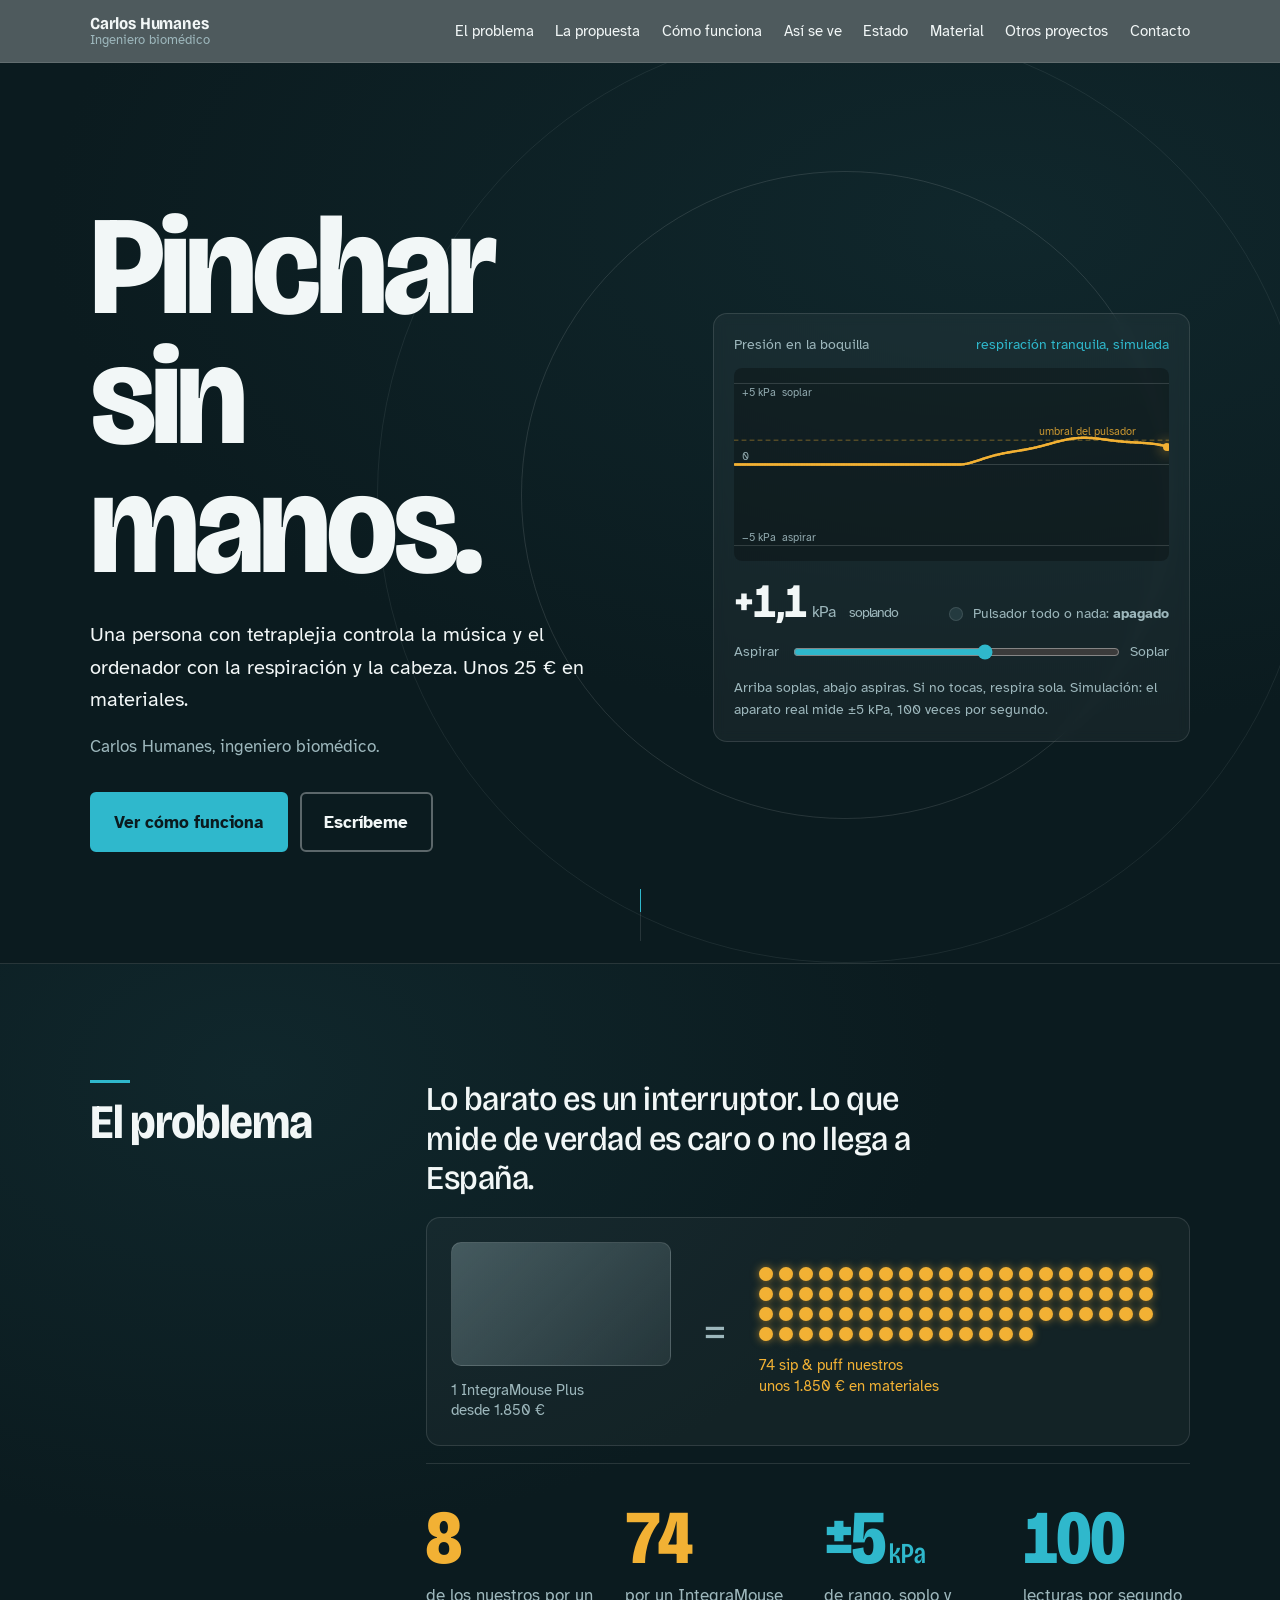
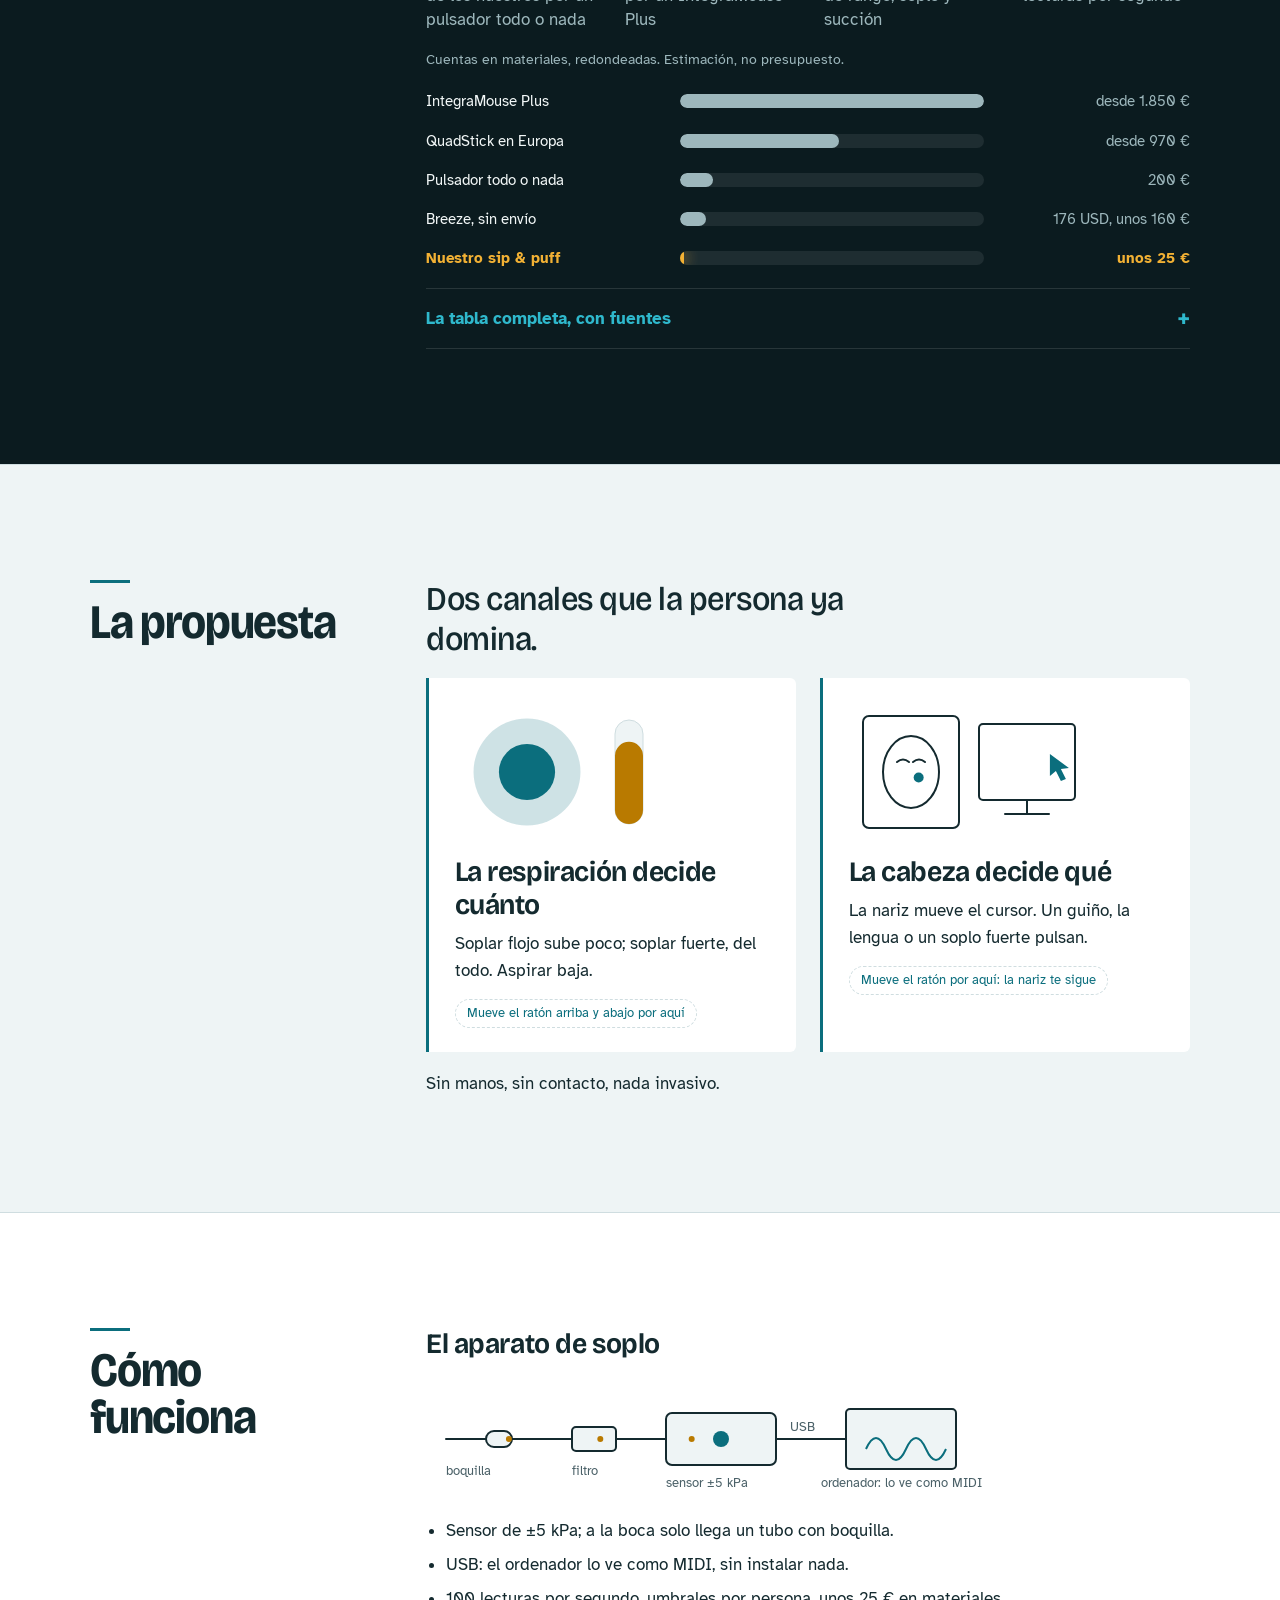
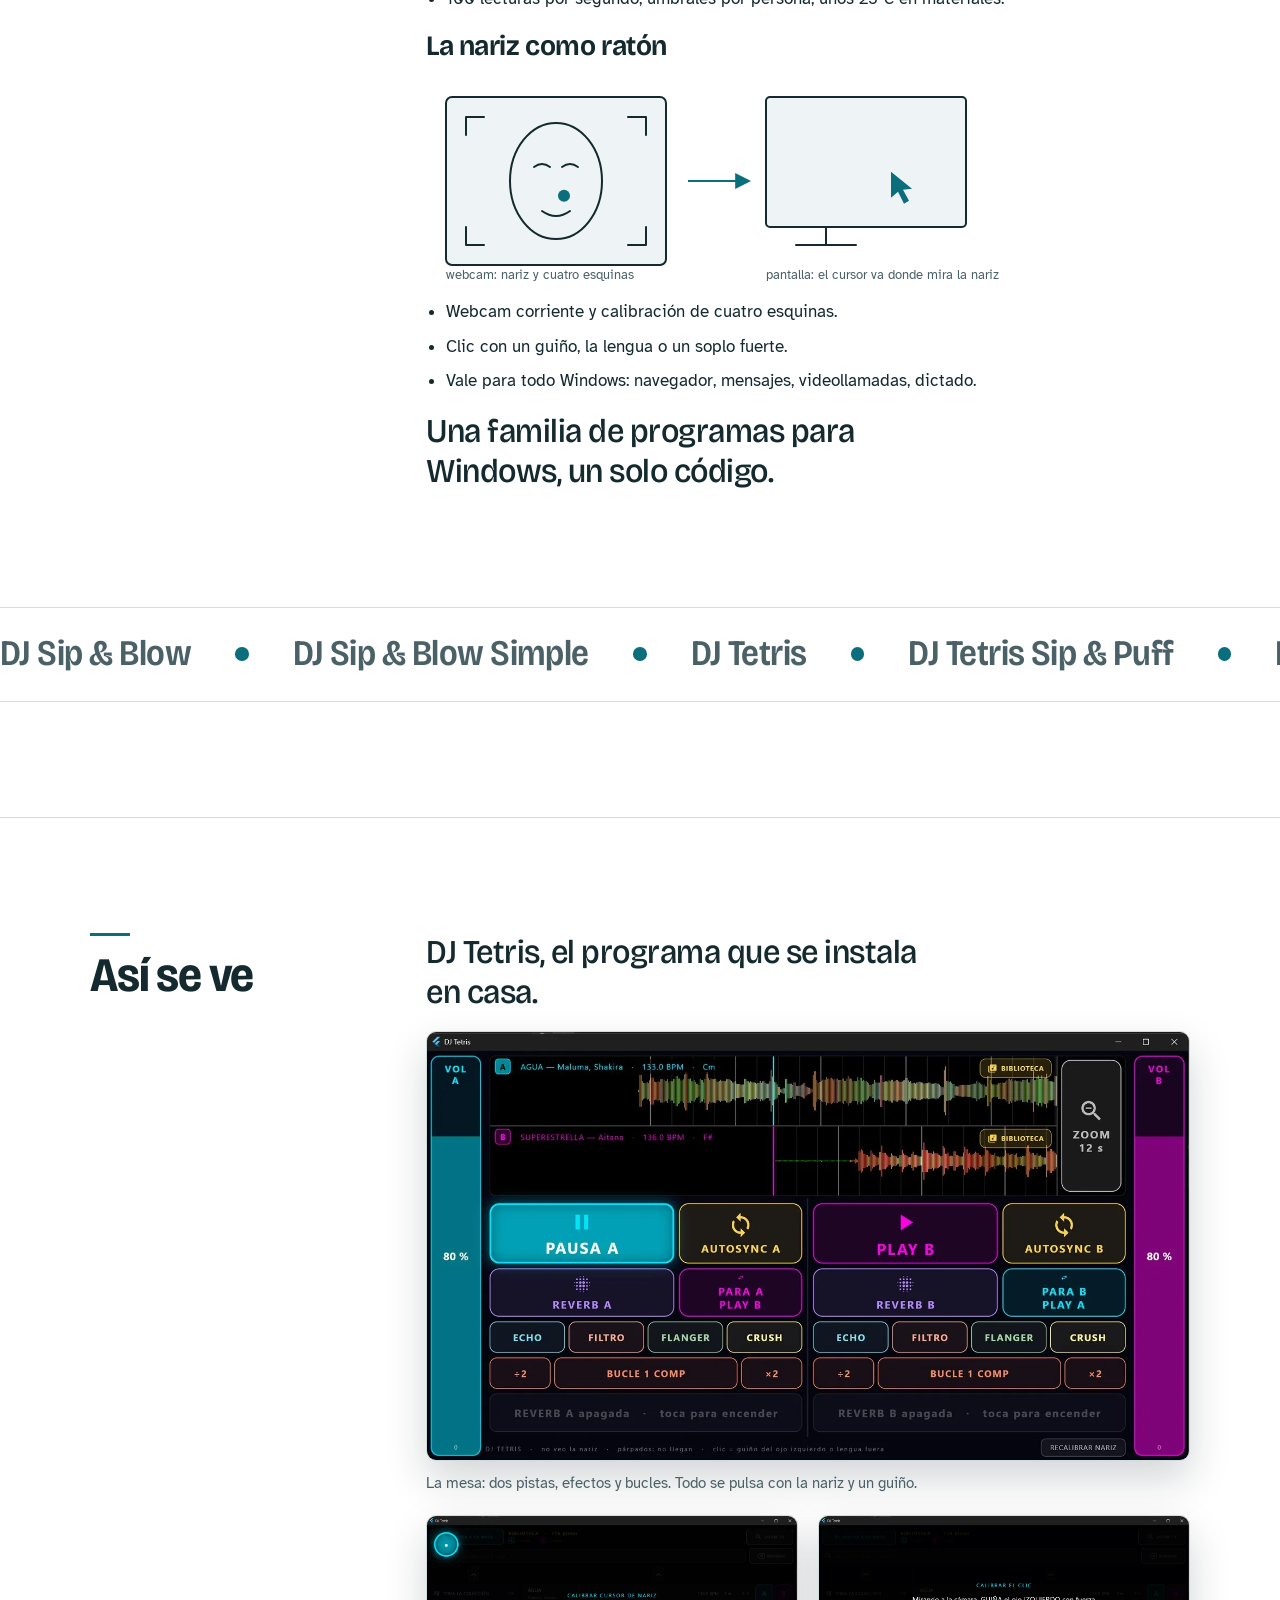
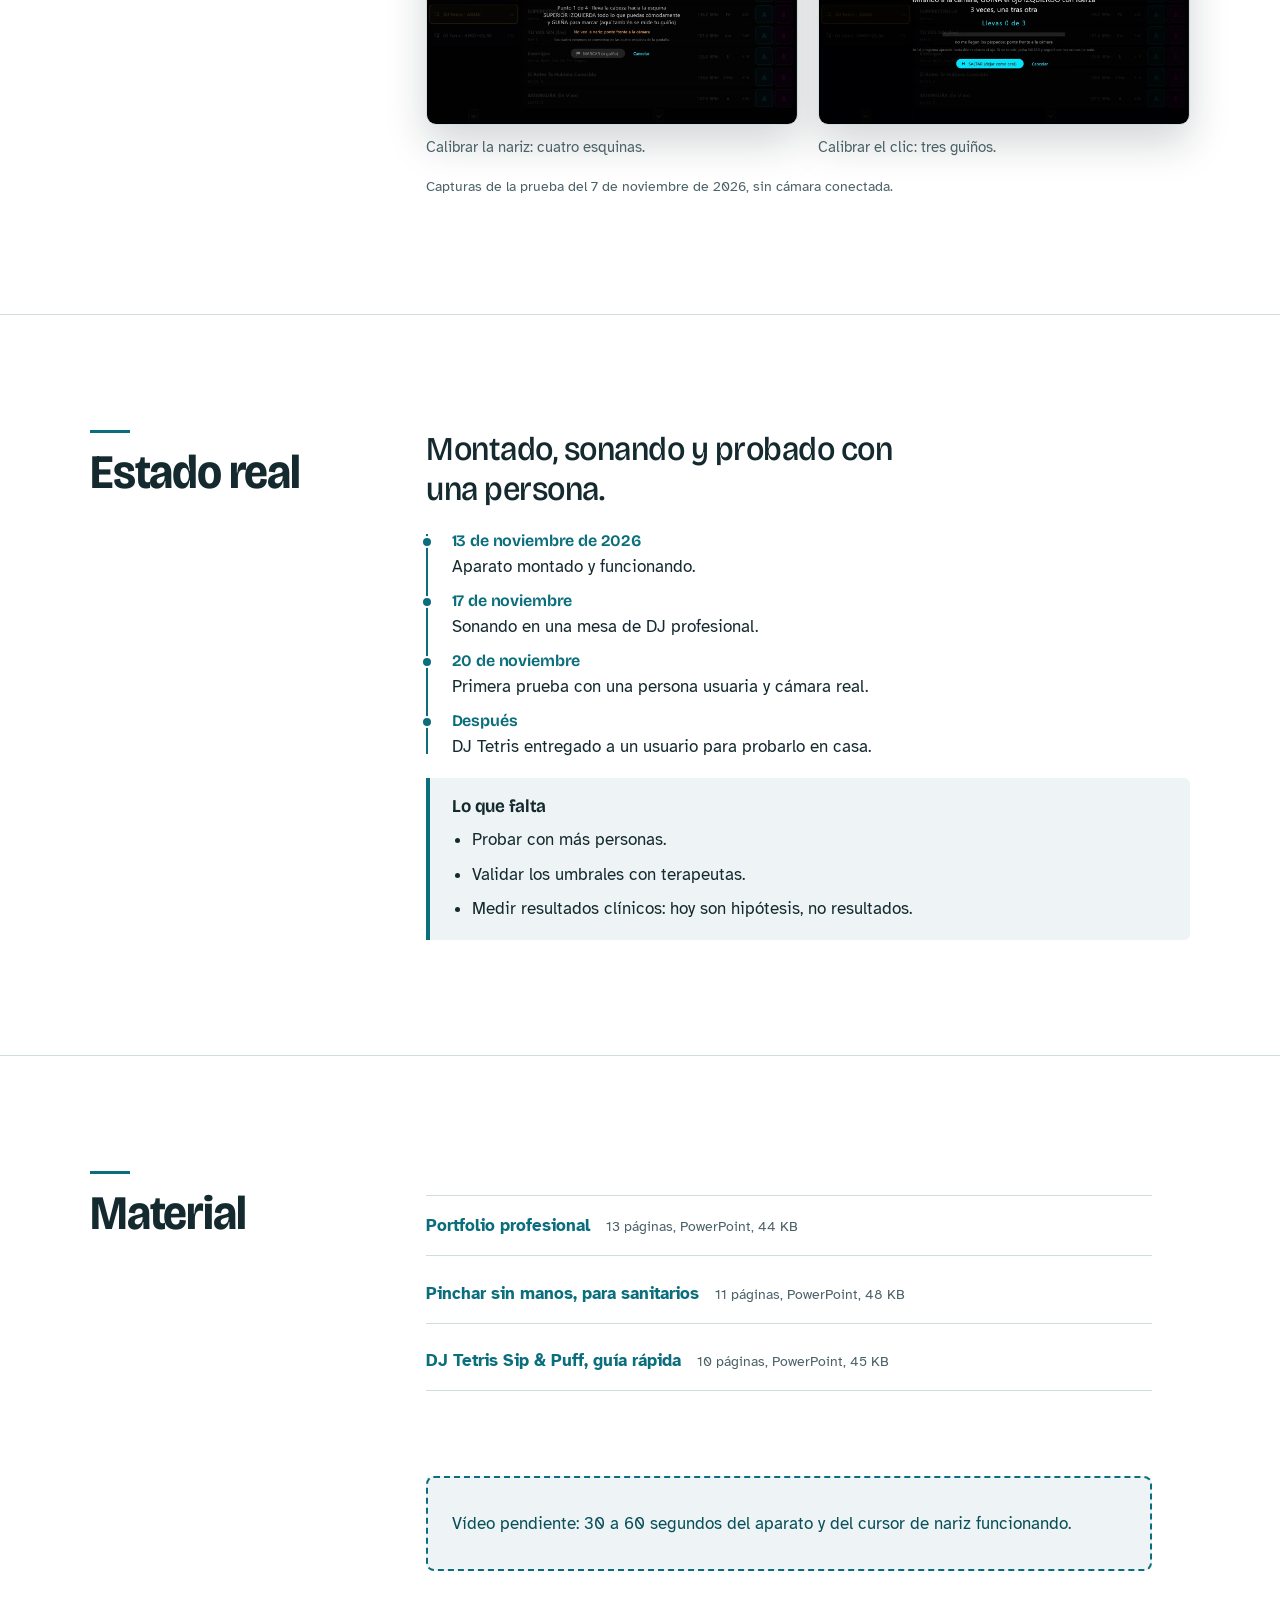
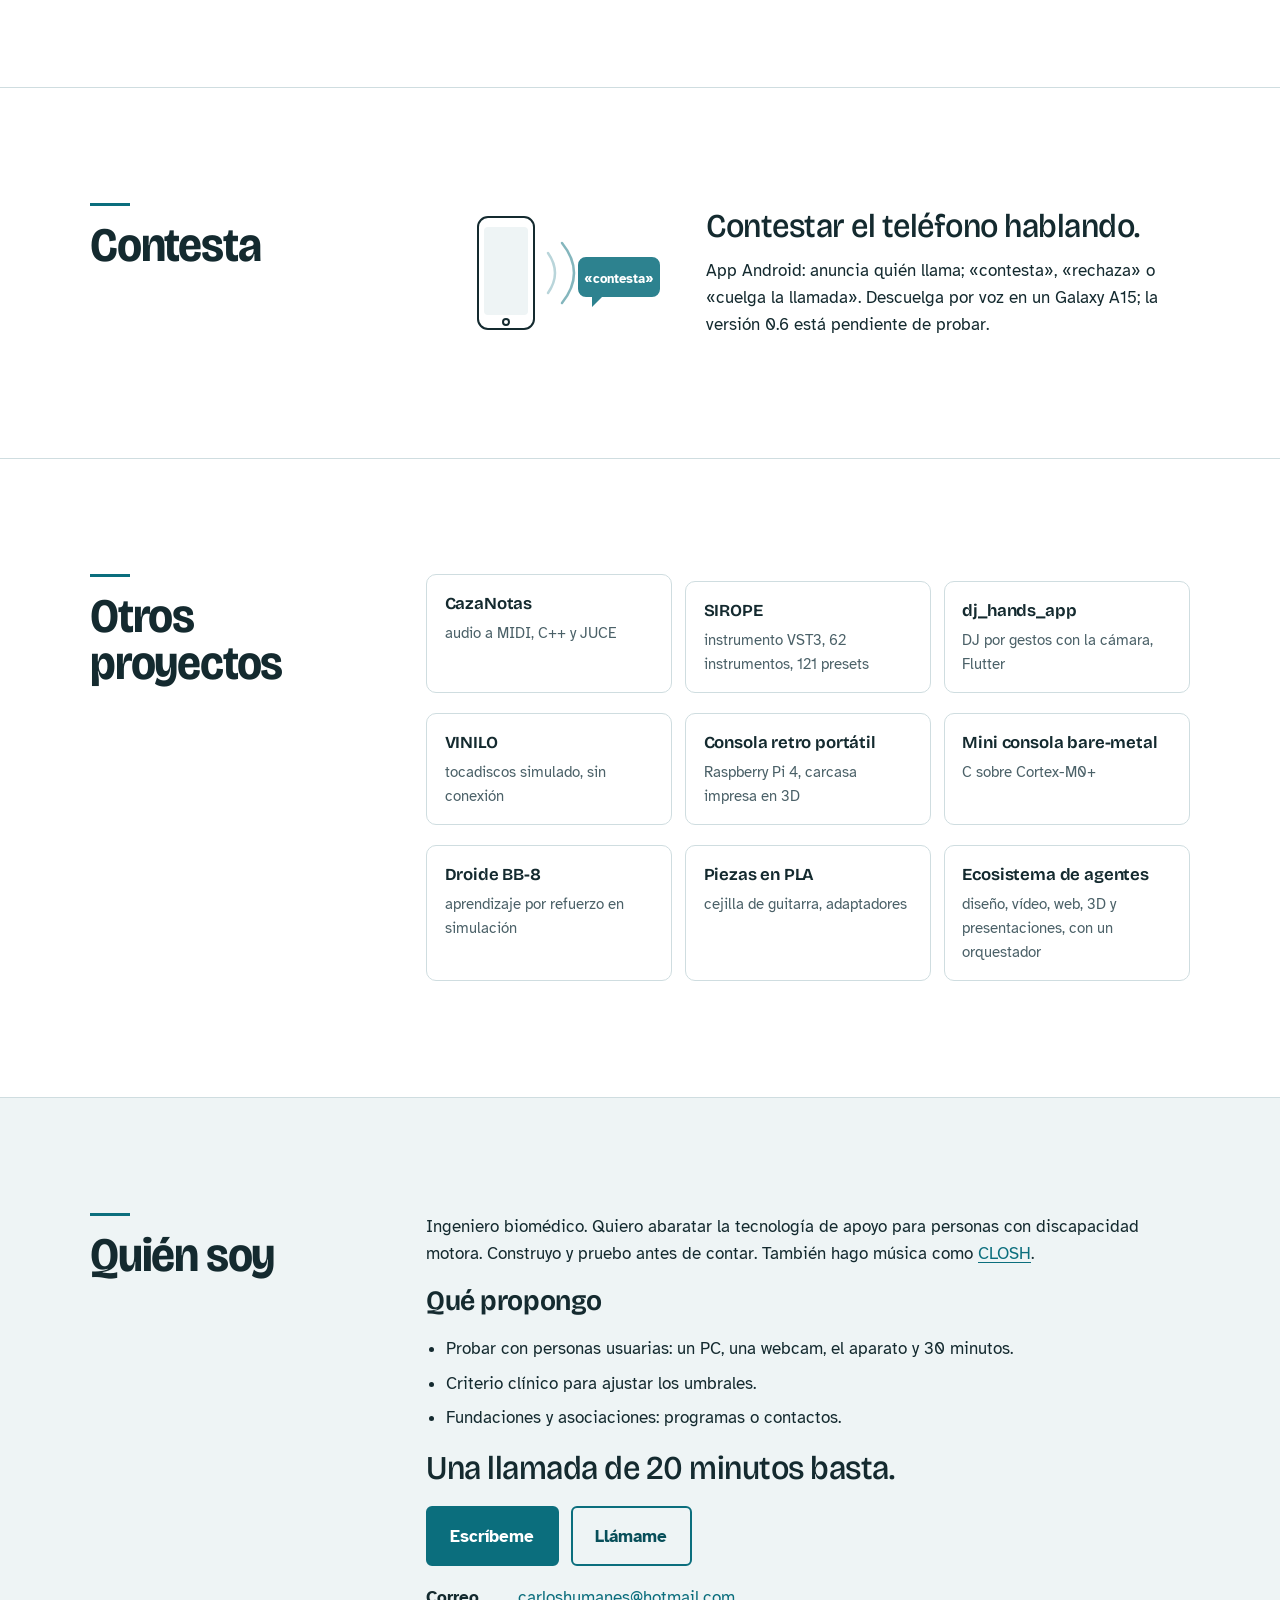
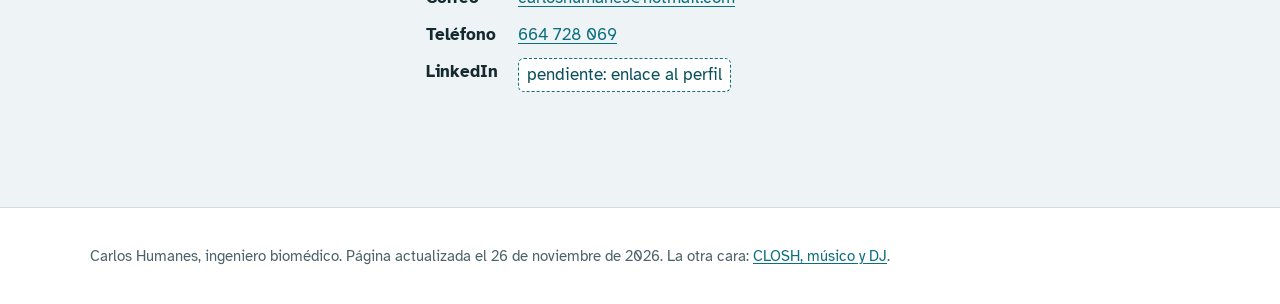
<file: index.html>
<!DOCTYPE html>
<html lang="es">
<head>
  <meta charset="utf-8">
  <meta name="viewport" content="width=device-width, initial-scale=1">
  <title>Carlos Humanes, ingeniero biomédico. Pinchar sin manos: tecnología de apoyo de bajo coste</title>
  <meta name="description" content="Tecnología de apoyo de bajo coste para personas con tetraplejia: soplo y succión proporcionales, la nariz como cursor y unos 25 € en materiales. Proyecto de Carlos Humanes, ingeniero biomédico.">
  <meta name="theme-color" content="#0B1B1F">
  <meta name="color-scheme" content="light dark">
  <link rel="canonical" href="https://carloshumanes1.github.io/">
  <meta property="og:type" content="website">
  <meta property="og:url" content="https://carloshumanes1.github.io/">
  <meta property="og:locale" content="es_ES">
  <meta property="og:title" content="Pinchar sin manos. Carlos Humanes, ingeniero biomédico">
  <meta property="og:description" content="Tecnología de apoyo de bajo coste para personas con tetraplejia: un soplo que se mide, la nariz como cursor, unos 25 € en materiales.">
  <meta property="og:image" content="https://carloshumanes1.github.io/material/og.png">
  <meta property="og:image:width" content="1200">
  <meta property="og:image:height" content="630">
  <meta name="twitter:card" content="summary_large_image">
  <meta name="twitter:title" content="Pinchar sin manos. Carlos Humanes, ingeniero biomédico">
  <meta name="twitter:description" content="Tecnología de apoyo de bajo coste para personas con tetraplejia.">
  <meta name="twitter:image" content="https://carloshumanes1.github.io/material/og.png">
  <link rel="icon" href="favicon.svg" type="image/svg+xml">
  <link rel="apple-touch-icon" href="icono-180.png">
  <link rel="manifest" href="manifest.webmanifest">
  <link rel="preload" href="fonts/bricolage-grotesque-normal-200-800-latin.woff2" as="font" type="font/woff2" crossorigin>
  <link rel="preload" href="fonts/atkinson-hyperlegible-normal-400-latin.woff2" as="font" type="font/woff2" crossorigin>
  <link rel="stylesheet" href="css/fuentes.css">
  <link rel="stylesheet" href="css/tokens.css">
  <link rel="stylesheet" href="css/styles.css">
  <script type="application/ld+json">
  {
    "@context": "https://schema.org",
    "@type": "Person",
    "name": "Carlos Humanes",
    "jobTitle": "Ingeniero biomédico",
    "description": "Tecnología de apoyo de bajo coste para personas con tetraplejia: sip & puff proporcional, cursor de nariz y apps accesibles.",
    "email": "mailto:carloshumanes@hotmail.com",
    "telephone": "+34664728069",
    "knowsAbout": ["Tecnología de apoyo", "Accesibilidad", "Lesión medular", "Ingeniería biomédica", "Audio y música", "Impresión 3D"],
    "knowsLanguage": "es"
  }
  </script>
  <script>document.documentElement.classList.add('js');</script>
</head>
<body>
  <a class="salto" href="#principal">Ir al contenido</a>
  <div class="progreso" aria-hidden="true"><span id="progreso-barra"></span></div>

  <header class="nav" id="nav">
    <div class="contenedor">
      <a class="marca" href="#inicio">
        <strong>Carlos Humanes</strong>
        <span>Ingeniero biomédico</span>
      </a>
      <nav aria-label="Secciones">
        <ul class="nav-lista">
          <li><a href="#problema">El problema</a></li>
          <li><a href="#propuesta">La propuesta</a></li>
          <li><a href="#como-funciona">Cómo funciona</a></li>
          <li><a href="#asi-se-ve">Así se ve</a></li>
          <li><a href="#estado">Estado</a></li>
          <li><a href="#material">Material</a></li>
          <li><a href="#otros">Otros proyectos</a></li>
          <li><a href="#contacto">Contacto</a></li>
        </ul>
      </nav>
    </div>
  </header>

  <main id="principal">

    <section class="hero" id="inicio" aria-labelledby="titulo">
      <div class="hero-fondo" aria-hidden="true">
        <span class="anillo anillo-1"></span>
        <span class="anillo anillo-2"></span>
      </div>
      <div class="nariz" id="nariz" aria-hidden="true"></div>

      <div class="contenedor hero-grid">
        <div class="hero-texto">
          <h1 id="titulo" class="titular">Pinchar sin manos.</h1>
          <p class="entrada">Una persona con tetraplejia controla la música y el ordenador con la respiración y la cabeza. Unos 25 € en materiales.</p>
          <p class="firma">Carlos Humanes, ingeniero biomédico.</p>
          <div class="acciones">
            <a class="boton boton-claro" href="#como-funciona">Ver cómo funciona</a>
            <a class="boton boton-fantasma" href="mailto:carloshumanes@hotmail.com">Escríbeme</a>
          </div>
        </div>

        <figure class="traza" id="traza-figura">
          <div class="traza-cabecera">
            <span class="traza-titulo">Presión en la boquilla</span>
            <span class="traza-modo" id="modo">respiración tranquila, simulada</span>
          </div>
          <canvas id="traza" width="720" height="320" role="img" aria-label="Traza en tiempo real de la presión simulada: por encima del cero, soplo en ámbar; por debajo, succión en azul. Al lado, un pulsador todo o nada que solo se enciende cuando el soplo pasa de 1,5 kPa."></canvas>
          <div class="lecturas">
            <div class="lectura-grande"><span id="kpa">0,0</span><span class="unidad">kPa</span><span class="lectura-estado" id="estado">en reposo</span></div>
            <div class="lampara"><span class="lamp" id="lamp"></span><span>Pulsador todo o nada: <b id="lamp-estado">apagado</b></span></div>
          </div>
          <div class="control">
            <span>Aspirar</span>
            <input type="range" id="presion" min="-50" max="50" value="0" step="1" aria-label="Presión simulada" aria-valuetext="0,0 kPa, en reposo">
            <span>Soplar</span>
          </div>
          <figcaption>Arriba soplas, abajo aspiras. Si no tocas, respira sola. Simulación: el aparato real mide ±5 kPa, 100 veces por segundo.</figcaption>
        </figure>
      </div>

      <div class="hero-pie" aria-hidden="true"><span></span></div>
    </section>

    <section class="seccion seccion-oscura" id="problema" aria-labelledby="h-problema">
      <div class="contenedor">
        <h2 id="h-problema" class="revela">El problema</h2>
        <div class="cuerpo">
          <p class="destacado revela">Lo barato es un interruptor. Lo que mide de verdad es caro o no llega a España.</p>

          <div class="matriz revela" role="img" aria-label="Con lo que cuesta un IntegraMouse Plus se montan 74 sip y puff de los nuestros">
            <div class="matriz-uno"><span class="matriz-bloque"></span><span class="matriz-txt">1 IntegraMouse Plus<br>desde 1.850 €</span></div>
            <div class="matriz-igual" aria-hidden="true">=</div>
            <div class="matriz-muchos"><div class="matriz-puntos" id="matriz-puntos" data-n="74"></div><span class="matriz-txt">74 sip &amp; puff nuestros<br>unos 1.850 € en materiales</span></div>
          </div>

          <div class="cifras revela">
            <div class="cifra cifra-ambar"><span class="cifra-num" data-contar="8">0</span><span class="cifra-txt">de los nuestros por un pulsador todo o nada</span></div>
            <div class="cifra cifra-ambar"><span class="cifra-num" data-contar="74">0</span><span class="cifra-txt">por un IntegraMouse Plus</span></div>
            <div class="cifra"><span class="cifra-num">±5<small>kPa</small></span><span class="cifra-txt">de rango, soplo y succión</span></div>
            <div class="cifra"><span class="cifra-num" data-contar="100">0</span><span class="cifra-txt">lecturas por segundo</span></div>
          </div>
          <p class="fuente revela">Cuentas en materiales, redondeadas. Estimación, no presupuesto.</p>

          <div class="barras revela" role="list" aria-label="Precios a escala">
            <div class="barra-fila" role="listitem"><span class="barra-nombre">IntegraMouse Plus</span><span class="barra-pista"><span class="barra" style="--v: 100"></span></span><span class="barra-valor">desde 1.850 €</span></div>
            <div class="barra-fila" role="listitem"><span class="barra-nombre">QuadStick en Europa</span><span class="barra-pista"><span class="barra" style="--v: 52.4"></span></span><span class="barra-valor">desde 970 €</span></div>
            <div class="barra-fila" role="listitem"><span class="barra-nombre">Pulsador todo o nada</span><span class="barra-pista"><span class="barra" style="--v: 10.8"></span></span><span class="barra-valor">200 €</span></div>
            <div class="barra-fila" role="listitem"><span class="barra-nombre">Breeze, sin envío</span><span class="barra-pista"><span class="barra" style="--v: 8.6"></span></span><span class="barra-valor">176 USD, unos 160 €</span></div>
            <div class="barra-fila nuestra" role="listitem"><span class="barra-nombre">Nuestro sip &amp; puff</span><span class="barra-pista"><span class="barra" style="--v: 1.35"></span></span><span class="barra-valor">unos 25 €</span></div>
          </div>

          <details class="detalle revela">
            <summary>La tabla completa, con fuentes</summary>
            <div class="tabla-envoltorio">
              <table>
                <thead>
                  <tr><th scope="col">Producto</th><th scope="col">Qué hace</th><th scope="col">Precio</th><th scope="col">Dónde</th></tr>
                </thead>
                <tbody>
                  <tr><td>Pulsador de soplo BJ-101 (Qinera)</td><td>Interruptor: soplar o no soplar</td><td>200,20 € con IVA</td><td>España</td></tr>
                  <tr><td>Breeze (Origin Instruments)</td><td>Proporcional, ±4 kPa como ejes de joystick</td><td>176 USD de lista. Dos unidades puestas en España, estimación: 420 a 550 €</td><td>Estados Unidos, sin distribuidor en la Unión Europea</td></tr>
                  <tr><td>QuadStick</td><td>Mando bucal con cuatro sensores de soplo y succión</td><td>449 a 549 USD de lista. En revendedores europeos desde 970 €</td><td>Estados Unidos; revendedores en Francia y Bélgica</td></tr>
                  <tr><td>IntegraMouse Plus</td><td>Ratón de boca</td><td>1.850 a 2.420 €</td><td>Europa</td></tr>
                  <tr class="nuestra"><td>Nuestro sip &amp; puff</td><td>Proporcional, ±5 kPa, soplo y succión, USB sin instalar nada</td><td>Unos 25 € en materiales</td><td>Se monta con componentes estándar</td></tr>
                </tbody>
              </table>
            </div>
            <p class="fuente">Precios comprobados el 24 de noviembre de 2026 en las fichas de los fabricantes y distribuidores. Los del QuadStick en Europa y del IntegraMouse proceden de extractos de buscador. El Breeze está convertido a 0,90 € por dólar. El estudio de mercado completo, con fuentes, está disponible a petición.</p>
          </details>
        </div>
      </div>
    </section>

    <section class="seccion seccion-tinta" id="propuesta" aria-labelledby="h-propuesta">
      <div class="contenedor">
        <h2 id="h-propuesta" class="revela">La propuesta</h2>
        <div class="cuerpo">
          <p class="destacado revela">Dos canales que la persona ya domina.</p>
          <div class="dos-columnas">
            <div class="canal revela" id="canal-aire">
              <svg class="picto" viewBox="0 0 240 140" aria-hidden="true">
                <circle class="picto-halo" id="aire-halo" cx="72" cy="70" r="46"></circle>
                <circle class="picto-core" id="aire-core" cx="72" cy="70" r="22"></circle>
                <rect class="picto-pista" x="160" y="18" width="28" height="104" rx="14"></rect>
                <rect class="picto-nivel" id="aire-nivel" x="160" y="70" width="28" height="52" rx="14"></rect>
              </svg>
              <h3>La respiración decide cuánto</h3>
              <p>Soplar flojo sube poco; soplar fuerte, del todo. Aspirar baja.</p>
              <span class="pista-toque">Mueve el ratón arriba y abajo por aquí</span>
            </div>
            <div class="canal revela" id="canal-nariz">
              <svg class="picto" viewBox="0 0 240 140" aria-hidden="true">
                <rect class="picto-marco" x="14" y="14" width="96" height="112" rx="6"></rect>
                <ellipse class="picto-linea" cx="62" cy="70" rx="28" ry="36"></ellipse>
                <path class="picto-linea" d="M48 60 q6 -5 12 0 M64 60 q6 -5 12 0"></path>
                <circle class="picto-core" id="nariz-punto" cx="62" cy="75" r="5"></circle>
                <rect class="picto-marco" x="130" y="22" width="96" height="76" rx="4"></rect>
                <path class="picto-linea" d="M178 98 v14 M156 112 h44"></path>
                <path class="picto-cursor" id="nariz-cursor" d="M0 0 l0 22 l6 -5 l5 10 l5 -2 l-5 -10 l8 -1 z" transform="translate(176 51)"></path>
              </svg>
              <h3>La cabeza decide qué</h3>
              <p>La nariz mueve el cursor. Un guiño, la lengua o un soplo fuerte pulsan.</p>
              <span class="pista-toque">Mueve el ratón por aquí: la nariz te sigue</span>
            </div>
          </div>
          <p class="revela">Sin manos, sin contacto, nada invasivo.</p>
        </div>
      </div>
    </section>

    <section class="seccion" id="como-funciona" aria-labelledby="h-como">
      <div class="contenedor">
        <h2 id="h-como" class="revela">Cómo funciona</h2>
        <div class="cuerpo">
          <h3 class="revela">El aparato de soplo</h3>
          <figure class="esquema revela">
            <svg viewBox="0 0 560 120" role="img" aria-label="Esquema: boquilla, tubo, filtro, caja con el sensor de presión y cable USB hasta el ordenador. Por el tubo corre el aire.">
              <path class="trazo" pathLength="1" d="M20 60 h40"></path>
              <rect class="relleno" pathLength="1" x="60" y="52" width="26" height="16" rx="8"></rect>
              <path class="trazo" pathLength="1" d="M86 60 h60"></path>
              <rect class="relleno" pathLength="1" x="146" y="48" width="44" height="24" rx="4"></rect>
              <path class="trazo" pathLength="1" d="M190 60 h50"></path>
              <rect class="relleno" pathLength="1" x="240" y="34" width="110" height="52" rx="6"></rect>
              <circle class="acento" cx="295" cy="60" r="8"></circle>
              <path class="trazo" pathLength="1" d="M350 60 h70"></path>
              <rect class="relleno" pathLength="1" x="420" y="30" width="110" height="60" rx="4"></rect>
              <path class="acento-trazo" pathLength="1" d="M440 70 q10 -22 20 0 t20 0 t20 0 t20 0"></path>
              <g class="aire">
                <circle r="3"><animateMotion dur="2.6s" repeatCount="indefinite" path="M22 60 H286"></animateMotion></circle>
                <circle r="3"><animateMotion dur="2.6s" begin="0.9s" repeatCount="indefinite" path="M22 60 H286"></animateMotion></circle>
                <circle r="3"><animateMotion dur="2.6s" begin="1.8s" repeatCount="indefinite" path="M22 60 H286"></animateMotion></circle>
              </g>
              <text x="20" y="96">boquilla</text>
              <text x="146" y="96">filtro</text>
              <text x="240" y="108">sensor ±5 kPa</text>
              <text x="364" y="52">USB</text>
              <text x="556" y="108" text-anchor="end">ordenador: lo ve como MIDI</text>
            </svg>
          </figure>
          <ul class="revela">
            <li>Sensor de ±5 kPa; a la boca solo llega un tubo con boquilla.</li>
            <li>USB: el ordenador lo ve como MIDI, sin instalar nada.</li>
            <li>100 lecturas por segundo, umbrales por persona, unos 25 € en materiales.</li>
          </ul>

          <h3 class="revela">La nariz como ratón</h3>
          <figure class="esquema revela">
            <svg viewBox="0 0 560 200" role="img" aria-label="Esquema: una cara vista por la webcam con la nariz marcada y las cuatro esquinas de calibración; a la derecha, el cursor en la pantalla se mueve con la nariz">
              <rect class="relleno" pathLength="1" x="20" y="16" width="220" height="168" rx="6"></rect>
              <path class="trazo" pathLength="1" d="M40 36 h18 M40 36 v18 M220 36 h-18 M220 36 v18 M40 164 h18 M40 164 v-18 M220 164 h-18 M220 164 v-18"></path>
              <ellipse class="trazo" pathLength="1" cx="130" cy="100" rx="46" ry="58"></ellipse>
              <path class="trazo" pathLength="1" d="M108 86 q8 -6 16 0 M136 86 q8 -6 16 0"></path>
              <path class="trazo" pathLength="1" d="M116 130 q14 10 28 0"></path>
              <circle class="acento" cx="122" cy="100" r="6">
                <animateMotion dur="7s" repeatCount="indefinite" path="M0 0 h16 v16 h-16 z" calcMode="spline" keyTimes="0;.25;.5;.75;1" keySplines=".4 0 .2 1;.4 0 .2 1;.4 0 .2 1;.4 0 .2 1"></animateMotion>
              </circle>
              <text x="20" y="198">webcam: nariz y cuatro esquinas</text>
              <path class="acento-trazo" pathLength="1" d="M262 100 h60" marker-end="url(#flecha)"></path>
              <defs>
                <marker id="flecha" viewBox="0 0 10 10" refX="8" refY="5" markerWidth="8" markerHeight="8" orient="auto-start-reverse">
                  <path d="M0 0 L10 5 L0 10 z" fill="#0B6E7D"></path>
                </marker>
              </defs>
              <rect class="relleno" pathLength="1" x="340" y="16" width="200" height="130" rx="4"></rect>
              <path class="trazo" pathLength="1" d="M400 146 v18 M370 164 h60"></path>
              <path class="acento" d="M395 45 l0 26 l7 -6 l6 12 l5 -3 l-6 -11 l9 -1 z">
                <animateMotion dur="7s" repeatCount="indefinite" path="M0 0 h70 v50 h-70 z" calcMode="spline" keyTimes="0;.25;.5;.75;1" keySplines=".4 0 .2 1;.4 0 .2 1;.4 0 .2 1;.4 0 .2 1"></animateMotion>
              </path>
              <text x="340" y="198">pantalla: el cursor va donde mira la nariz</text>
            </svg>
          </figure>
          <ul class="revela">
            <li>Webcam corriente y calibración de cuatro esquinas.</li>
            <li>Clic con un guiño, la lengua o un soplo fuerte.</li>
            <li>Vale para todo Windows: navegador, mensajes, videollamadas, dictado.</li>
          </ul>

          <p class="destacado revela">Una familia de programas para Windows, un solo código.</p>
        </div>
      </div>
      <div class="cinta" aria-hidden="true">
        <div class="cinta-pista">
          <span>DJ Sip &amp; Blow</span><span>DJ Sip &amp; Blow Simple</span><span>DJ Tetris</span><span>DJ Tetris Sip &amp; Puff</span><span>Ratón de nariz</span><span>Ratón de nariz Sip &amp; Puff</span>
          <span>DJ Sip &amp; Blow</span><span>DJ Sip &amp; Blow Simple</span><span>DJ Tetris</span><span>DJ Tetris Sip &amp; Puff</span><span>Ratón de nariz</span><span>Ratón de nariz Sip &amp; Puff</span>
        </div>
      </div>
    </section>

    <section class="seccion" id="asi-se-ve" aria-labelledby="h-asi">
      <div class="contenedor">
        <h2 id="h-asi" class="revela">Así se ve</h2>
        <div class="cuerpo">
          <p class="destacado revela">DJ Tetris, el programa que se instala en casa.</p>
          <div class="galeria">
            <a class="captura captura-grande revela" href="material/capturas/dj-tetris-mesa.jpg" data-visor>
              <picture>
                <source srcset="material/capturas/dj-tetris-mesa.webp" type="image/webp">
                <img src="material/capturas/dj-tetris-mesa.jpg" width="1400" height="788" loading="lazy" decoding="async" alt="La mesa de DJ Tetris: dos pistas con su onda, PLAY y AUTOSYNC por deck, reverb, efectos y bucles, y las barras de volumen a los lados">
              </picture>
              <span>La mesa: dos pistas, efectos y bucles. Todo se pulsa con la nariz y un guiño.</span>
            </a>
            <a class="captura revela" href="material/capturas/dj-tetris-calibrar-nariz.jpg" data-visor>
              <picture>
                <source srcset="material/capturas/dj-tetris-calibrar-nariz.webp" type="image/webp">
                <img src="material/capturas/dj-tetris-calibrar-nariz.jpg" width="1400" height="788" loading="lazy" decoding="async" alt="Calibración del cursor de nariz: el programa pide llevar la cabeza a cada esquina">
              </picture>
              <span>Calibrar la nariz: cuatro esquinas.</span>
            </a>
            <a class="captura revela" href="material/capturas/dj-tetris-calibrar-clic.jpg" data-visor>
              <picture>
                <source srcset="material/capturas/dj-tetris-calibrar-clic.webp" type="image/webp">
                <img src="material/capturas/dj-tetris-calibrar-clic.jpg" width="1400" height="788" loading="lazy" decoding="async" alt="Calibración del clic: el programa pide tres guiños seguidos mirando a la cámara">
              </picture>
              <span>Calibrar el clic: tres guiños.</span>
            </a>
          </div>
          <p class="fuente revela">Capturas de la prueba del 7 de noviembre de 2026, sin cámara conectada.</p>
        </div>
      </div>
    </section>

    <section class="seccion" id="estado" aria-labelledby="h-estado">
      <div class="contenedor">
        <h2 id="h-estado" class="revela">Estado real</h2>
        <div class="cuerpo">
          <p class="destacado revela">Montado, sonando y probado con una persona.</p>
          <ol class="cronologia revela">
            <li><time datetime="2026-11-13">13 de noviembre de 2026</time>Aparato montado y funcionando.</li>
            <li><time datetime="2026-11-17">17 de noviembre</time>Sonando en una mesa de DJ profesional.</li>
            <li><time datetime="2026-11-20">20 de noviembre</time>Primera prueba con una persona usuaria y cámara real.</li>
            <li><time>Después</time>DJ Tetris entregado a un usuario para probarlo en casa.</li>
          </ol>
          <aside class="aviso revela">
            <h3>Lo que falta</h3>
            <ul>
              <li>Probar con más personas.</li>
              <li>Validar los umbrales con terapeutas.</li>
              <li>Medir resultados clínicos: hoy son hipótesis, no resultados.</li>
            </ul>
          </aside>
        </div>
      </div>
    </section>

    <section class="seccion" id="material" aria-labelledby="h-material">
      <div class="contenedor">
        <h2 id="h-material" class="revela">Material</h2>
        <div class="cuerpo">
          <ul class="descargas">
            <li class="revela"><a href="material/portfolio-profesional.pptx">Portfolio profesional</a><small>13 páginas, PowerPoint, 44 KB</small></li>
            <li class="revela"><a href="material/pinchar-sin-manos-sanitaria.pptx">Pinchar sin manos, para sanitarios</a><small>11 páginas, PowerPoint, 48 KB</small></li>
            <li class="revela"><a href="material/dj-tetris-sip-puff.pptx">DJ Tetris Sip &amp; Puff, guía rápida</a><small>10 páginas, PowerPoint, 45 KB</small></li>
            <li class="revela"><a href="material/raton-de-nariz.pptx">Ratón de nariz, guía rápida</a><small>11 páginas, PowerPoint, 45 KB</small></li>
          </ul>
          <div class="hueco-bloque revela">Vídeo pendiente: 30 a 60 segundos del aparato y del cursor de nariz funcionando.</div>
        </div>
      </div>
    </section>

    <section class="seccion" id="contesta" aria-labelledby="h-contesta">
      <div class="contenedor">
        <h2 id="h-contesta" class="revela">Contesta</h2>
        <div class="cuerpo">
          <div class="contesta revela">
            <svg class="picto picto-telefono" viewBox="0 0 240 140" aria-hidden="true">
              <g class="telefono">
                <rect class="picto-marco" x="52" y="14" width="56" height="112" rx="10"></rect>
                <rect class="picto-pantalla" x="58" y="24" width="44" height="88" rx="4"></rect>
                <circle class="picto-linea" cx="80" cy="119" r="3"></circle>
                <animateTransform attributeName="transform" type="rotate" values="0 80 70;-5 80 70;5 80 70;-4 80 70;4 80 70;0 80 70;0 80 70;0 80 70;0 80 70" dur="2.8s" repeatCount="indefinite"></animateTransform>
              </g>
              <path class="picto-onda" d="M122 50 q14 20 0 40">
                <animate attributeName="opacity" values="0;1;0" dur="2.8s" repeatCount="indefinite"></animate>
              </path>
              <path class="picto-onda" d="M136 40 q24 30 0 60">
                <animate attributeName="opacity" values="0;1;0" dur="2.8s" begin=".3s" repeatCount="indefinite"></animate>
              </path>
              <g class="burbuja">
                <path class="picto-burbuja" d="M160 54 h66 a8 8 0 0 1 8 8 v24 a8 8 0 0 1 -8 8 h-50 l-10 10 v-10 h-6 a8 8 0 0 1 -8 -8 v-24 a8 8 0 0 1 8 -8 z"></path>
                <text class="picto-txt" x="193" y="80" text-anchor="middle">«contesta»</text>
                <animate attributeName="opacity" values="0;0;0;1;1;1;0" dur="2.8s" repeatCount="indefinite"></animate>
              </g>
            </svg>
            <div>
              <p class="destacado">Contestar el teléfono hablando.</p>
              <p>App Android: anuncia quién llama; «contesta», «rechaza» o «cuelga la llamada». Descuelga por voz en un Galaxy A15; la versión 0.6 está pendiente de probar.</p>
            </div>
          </div>
        </div>
      </div>
    </section>

    <section class="seccion" id="otros" aria-labelledby="h-otros">
      <div class="contenedor">
        <h2 id="h-otros" class="revela">Otros proyectos</h2>
        <div class="cuerpo">
          <ul class="chips">
            <li class="revela"><b>CazaNotas</b><span>audio a MIDI, C++ y JUCE</span></li>
            <li class="revela"><b>SIROPE</b><span>instrumento VST3, 62 instrumentos, 121 presets</span></li>
            <li class="revela"><b>dj_hands_app</b><span>DJ por gestos con la cámara, Flutter</span></li>
            <li class="revela"><b>VINILO</b><span>tocadiscos simulado, sin conexión</span></li>
            <li class="revela"><b>Consola retro portátil</b><span>Raspberry Pi 4, carcasa impresa en 3D</span></li>
            <li class="revela"><b>Mini consola bare-metal</b><span>C sobre Cortex-M0+</span></li>
            <li class="revela"><b>Droide BB-8</b><span>aprendizaje por refuerzo en simulación</span></li>
            <li class="revela"><b>Piezas en PLA</b><span>cejilla de guitarra, adaptadores</span></li>
            <li class="revela"><b>Ecosistema de agentes</b><span>diseño, vídeo, web, 3D y presentaciones, con un orquestador</span></li>
          </ul>
        </div>
      </div>
    </section>

    <section class="seccion seccion-tinta" id="contacto" aria-labelledby="h-contacto">
      <div class="contenedor">
        <h2 id="h-contacto" class="revela">Quién soy</h2>
        <div class="cuerpo">
          <p class="revela">Ingeniero biomédico. Quiero abaratar la tecnología de apoyo para personas con discapacidad motora. Construyo y pruebo antes de contar. También hago música como <a href="closh.html">CLOSH</a>.</p>
          <h3 class="revela">Qué propongo</h3>
          <ul class="revela">
            <li>Probar con personas usuarias: un PC, una webcam, el aparato y 30 minutos.</li>
            <li>Criterio clínico para ajustar los umbrales.</li>
            <li>Fundaciones y asociaciones: programas o contactos.</li>
          </ul>
          <p class="destacado revela">Una llamada de 20 minutos basta.</p>
          <div class="acciones acciones-contacto revela">
            <a class="boton boton-tinta" href="mailto:carloshumanes@hotmail.com">Escríbeme</a>
            <a class="boton boton-secundario" href="tel:+34664728069">Llámame</a>
          </div>
          <dl class="contacto revela">
            <dt>Correo</dt><dd><a href="mailto:carloshumanes@hotmail.com">carloshumanes@hotmail.com</a></dd>
            <dt>Teléfono</dt><dd><a href="tel:+34664728069">664 728 069</a></dd>
            <dt>LinkedIn</dt><dd><span class="hueco">pendiente: enlace al perfil</span></dd>
          </dl>
        </div>
      </div>
    </section>

  </main>

  <footer class="pie">
    <div class="contenedor">
      <p>Carlos Humanes, ingeniero biomédico. Página actualizada el 26 de noviembre de 2026. La otra cara: <a href="closh.html">CLOSH, músico y DJ</a>.</p>
    </div>
  </footer>

  <button class="arriba" id="arriba" type="button" aria-label="Volver arriba">
    <svg viewBox="0 0 24 24" aria-hidden="true"><path d="M6 14l6-6 6 6" fill="none" stroke="currentColor" stroke-width="2.4" stroke-linecap="round" stroke-linejoin="round"/></svg>
  </button>
  <dialog class="visor" id="visor" aria-label="Captura ampliada">
    <button class="visor-cerrar" id="visor-cerrar" type="button" aria-label="Cerrar">×</button>
    <img id="visor-img" alt="">
    <p id="visor-pie"></p>
  </dialog>

  <script src="js/sitio.js"></script>
</body>
</html>
</file>
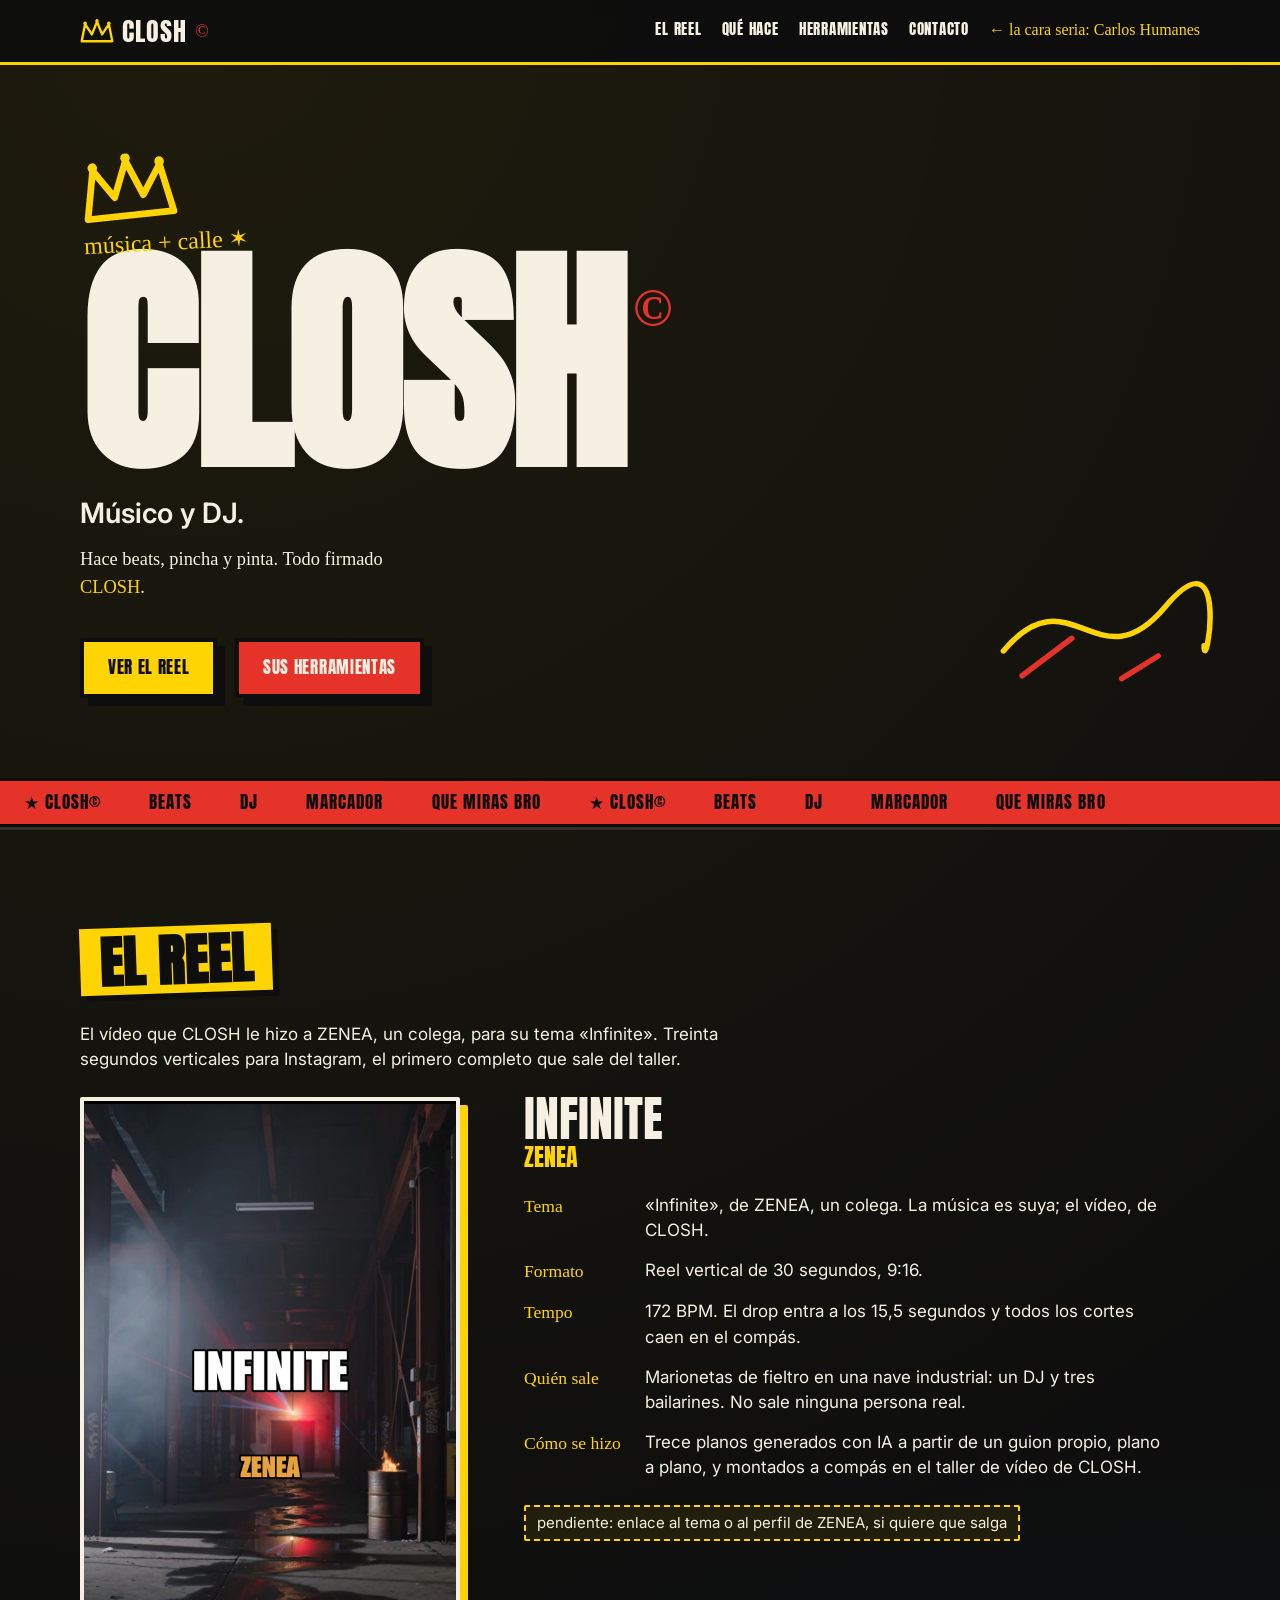
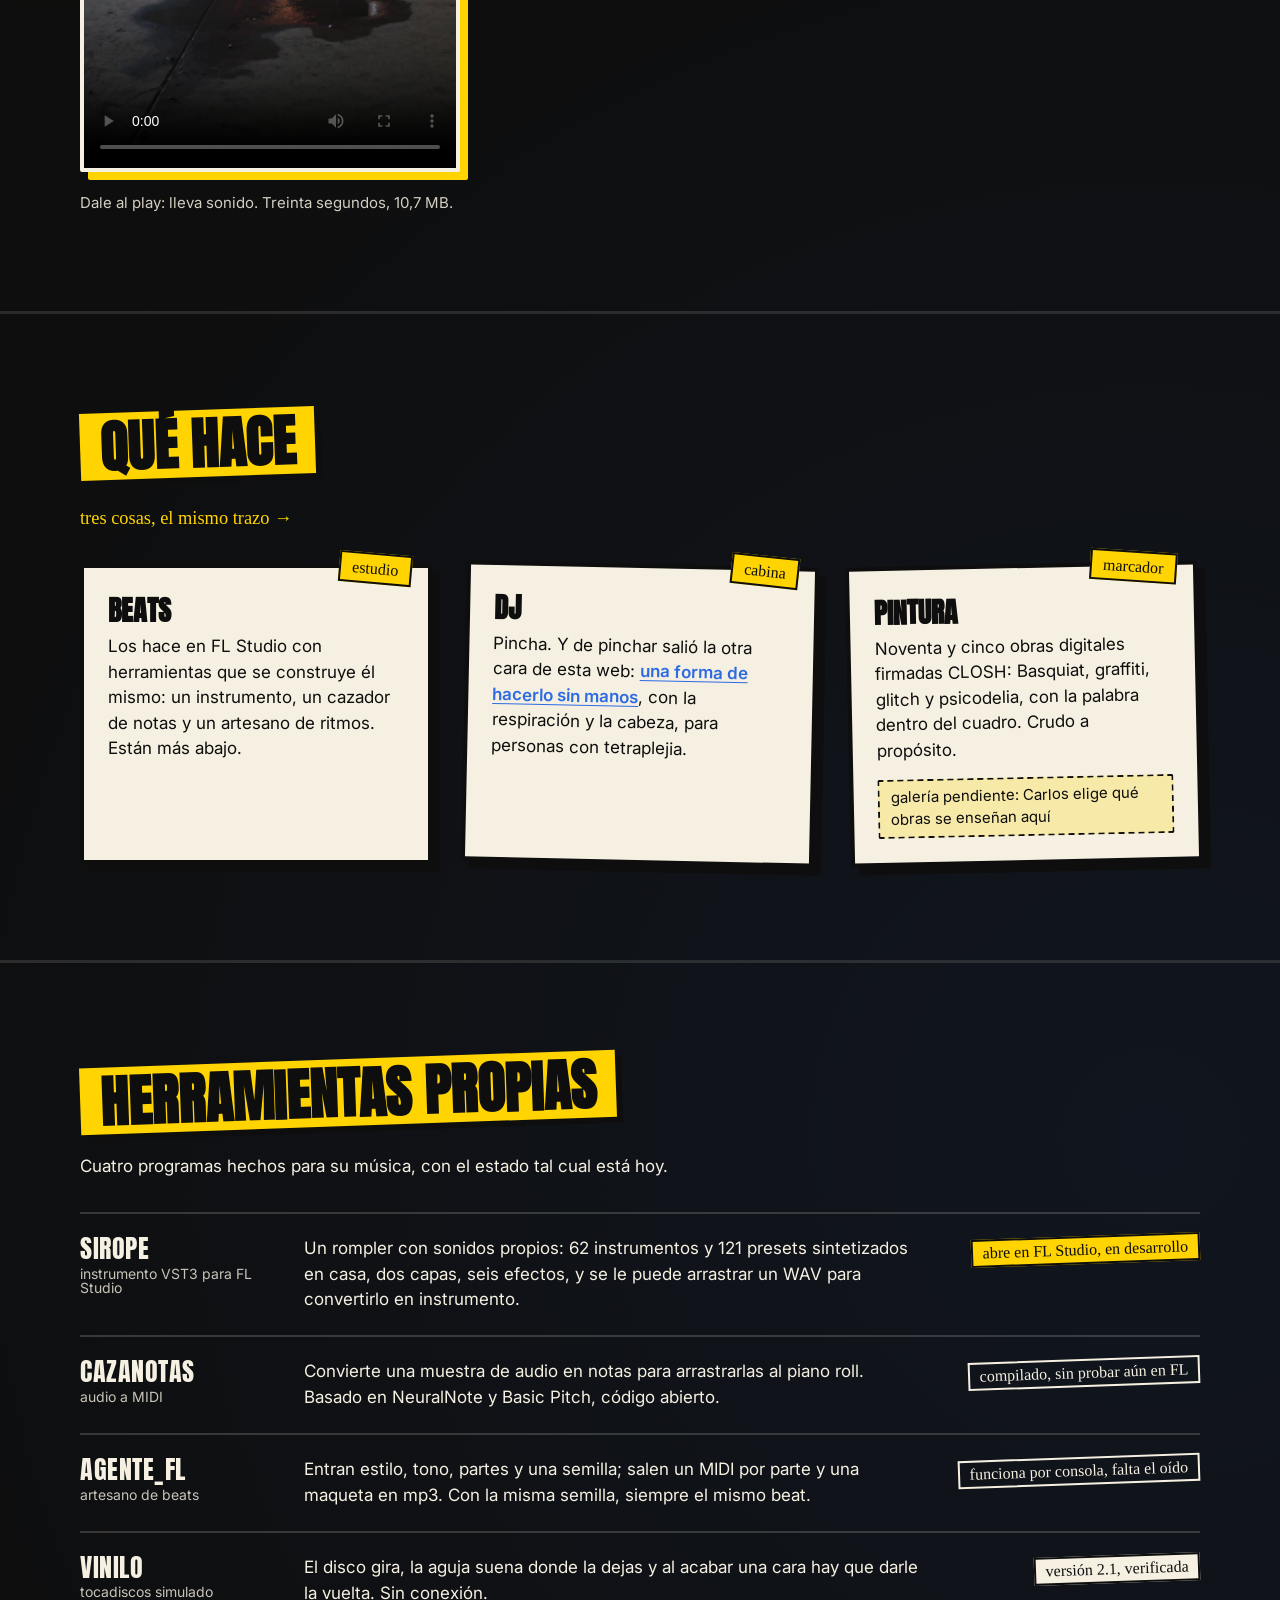
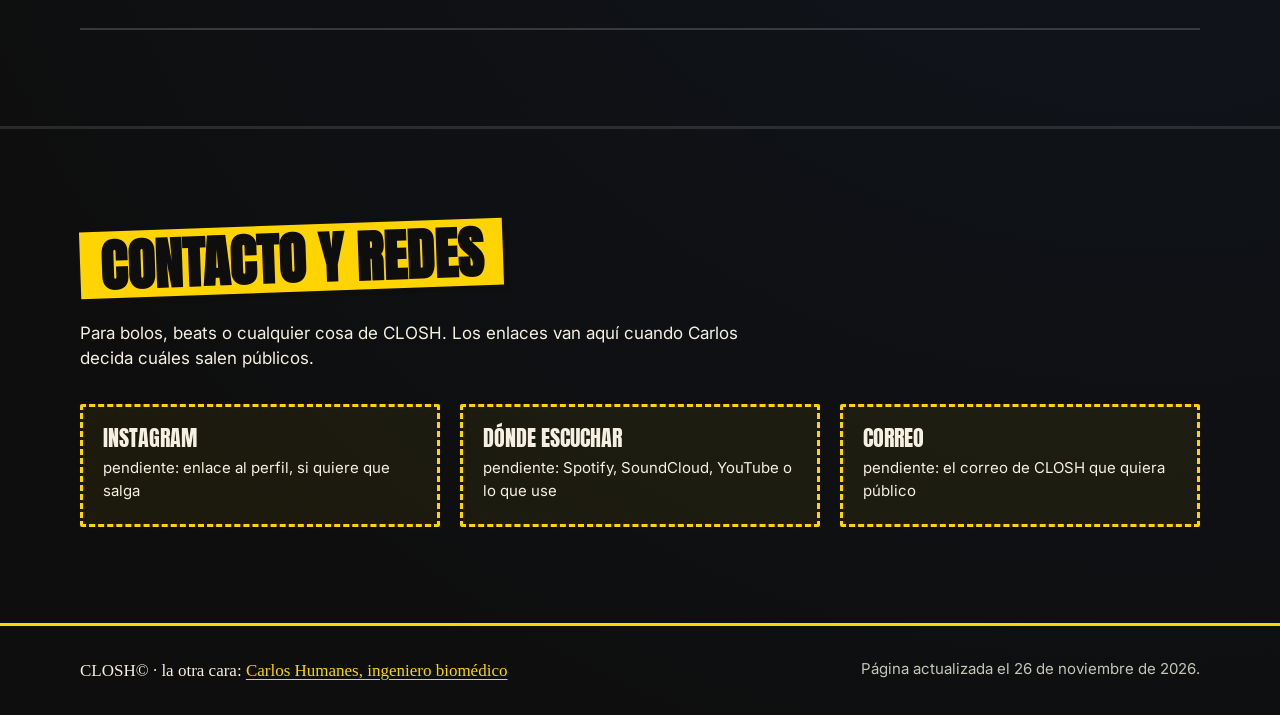
<file: closh.html>
<!DOCTYPE html>
<html lang="es">
<head>
  <meta charset="utf-8">
  <meta name="viewport" content="width=device-width, initial-scale=1">
  <title>CLOSH. Músico y DJ: beats, cabina y pintura</title>
  <meta name="description" content="CLOSH es el nombre de Carlos Humanes como músico y DJ: beats hechos en FL Studio con herramientas propias, el reel INFINITE y pintura digital de estilo Basquiat callejero.">
  <meta name="theme-color" content="#0E0E0E">
  <link rel="preconnect" href="https://fonts.googleapis.com">
  <link rel="preconnect" href="https://fonts.gstatic.com" crossorigin>
  <link href="https://fonts.googleapis.com/css2?family=Anton&family=Inter:wght@400;600;700&family=Permanent+Marker&display=swap" rel="stylesheet">
  <link rel="stylesheet" href="css/tokens-closh.css">
  <link rel="stylesheet" href="css/closh.css">
</head>
<body>
  <a class="salto" href="#principal">Ir al contenido</a>

  <!-- Corona reutilizable (símbolo del estilo closh-basquiat) -->
  <svg width="0" height="0" style="position:absolute" aria-hidden="true" focusable="false">
    <symbol id="corona" viewBox="0 0 100 70">
      <path d="M5 65 L15 15 L35 45 L50 8 L65 45 L85 15 L95 65 Z" fill="none" stroke="currentColor" stroke-width="7" stroke-linejoin="round" stroke-linecap="round"></path>
      <circle cx="15" cy="12" r="5" fill="currentColor"></circle>
      <circle cx="50" cy="5" r="5" fill="currentColor"></circle>
      <circle cx="85" cy="12" r="5" fill="currentColor"></circle>
    </symbol>
  </svg>

  <header class="nav">
    <div class="contenedor">
      <a class="marca" href="#principal" aria-label="CLOSH, inicio de la página">
        <svg class="corona" aria-hidden="true" focusable="false"><use href="#corona"></use></svg>
        CLOSH<sup>©</sup>
      </a>
      <nav aria-label="Secciones">
        <ul class="nav-lista">
          <li><a href="#reel">El reel</a></li>
          <li><a href="#que-hace">Qué hace</a></li>
          <li><a href="#herramientas">Herramientas</a></li>
          <li><a href="#contacto">Contacto</a></li>
          <li class="otra-cara"><a href="index.html">← la cara seria: Carlos Humanes</a></li>
        </ul>
      </nav>
    </div>
  </header>

  <main id="principal">

    <section class="hero" aria-labelledby="titulo">
      <div class="contenedor">
        <svg class="corona-grande" viewBox="0 0 100 70" aria-hidden="true" focusable="false"><use href="#corona"></use></svg>
        <p class="kicker">música + calle ✶</p>
        <h1 id="titulo">CLOSH<span class="copy" aria-hidden="true">©</span></h1>
        <p class="entrada">Músico y DJ.</p>
        <p class="firma">Hace beats, pincha y pinta. Todo firmado <b>CLOSH</b>.</p>
        <div class="acciones">
          <a class="boton" href="#reel">Ver el reel</a>
          <a class="boton boton-rojo" href="#herramientas">Sus herramientas</a>
        </div>
        <svg class="garabato" viewBox="0 0 200 120" fill="none" stroke="#FFD400" stroke-width="5" stroke-linecap="round" aria-hidden="true" focusable="false">
          <path d="M10 90 C 60 10, 100 110, 150 30 S 195 90, 190 60"></path>
          <path d="M30 110 L70 70 M120 100 L150 75" stroke="#E63329"></path>
        </svg>
      </div>
    </section>

    <div class="tira" aria-hidden="true">
      <span>
        <b>★ CLOSH©</b><b>beats</b><b>DJ</b><b>marcador</b><b>que miras bro</b><b>★ CLOSH©</b><b>beats</b><b>DJ</b><b>marcador</b><b>que miras bro</b>
      </span>
    </div>

    <section class="seccion" id="reel" aria-labelledby="h-reel">
      <div class="contenedor">
        <h2 id="h-reel">El reel</h2>
        <p>El vídeo que CLOSH le hizo a ZENEA, un colega, para su tema «Infinite». Treinta segundos verticales para Instagram, el primero completo que sale del taller.</p>
        <div class="reel">
          <figure class="reel-marco">
            <!-- material/infinite-zenea-reel.mp4: el reel final (INFINITE_ZENEA_reel_FINAL.mp4, 26,8 MB)
                 recomprimido para la web: 1080x1920, H.264 CRF 26, AAC 160k, faststart. 10,7 MB, SSIM 0,989. -->
            <video controls playsinline preload="metadata" poster="material/infinite-zenea-portada.jpg" width="1080" height="1920" aria-label="Vídeo de CLOSH para el tema Infinite de ZENEA, 30 segundos con sonido">
              <source src="material/infinite-zenea-reel.mp4" type="video/mp4">
              <a href="material/infinite-zenea-reel.mp4">Descargar el reel INFINITE (mp4, 10,7 MB)</a>
            </video>
            <figcaption>Dale al play: lleva sonido. Treinta segundos, 10,7 MB.</figcaption>
          </figure>
          <div class="reel-ficha">
            <p class="titulo-reel">Infinite<small>Zenea</small></p>
            <dl class="ficha">
              <dt>Tema</dt><dd>«Infinite», de ZENEA, un colega. La música es suya; el vídeo, de CLOSH.</dd>
              <dt>Formato</dt><dd>Reel vertical de 30 segundos, 9:16.</dd>
              <dt>Tempo</dt><dd>172 BPM. El drop entra a los 15,5 segundos y todos los cortes caen en el compás.</dd>
              <dt>Quién sale</dt><dd>Marionetas de fieltro en una nave industrial: un DJ y tres bailarines. No sale ninguna persona real.</dd>
              <dt>Cómo se hizo</dt><dd>Trece planos generados con IA a partir de un guion propio, plano a plano, y montados a compás en el taller de vídeo de CLOSH.</dd>
            </dl>
            <p class="hueco">pendiente: enlace al tema o al perfil de ZENEA, si quiere que salga</p>
          </div>
        </div>
      </div>
    </section>

    <section class="seccion" id="que-hace" aria-labelledby="h-que-hace">
      <div class="contenedor">
        <h2 id="h-que-hace">Qué hace</h2>
        <p class="nota-marcador">tres cosas, el mismo trazo →</p>
        <div class="tarjetas">
          <article class="tarjeta">
            <span class="etiqueta" aria-hidden="true">estudio</span>
            <h3>Beats</h3>
            <p>Los hace en FL Studio con herramientas que se construye él mismo: un instrumento, un cazador de notas y un artesano de ritmos. Están más abajo.</p>
          </article>
          <article class="tarjeta">
            <span class="etiqueta" aria-hidden="true">cabina</span>
            <h3>DJ</h3>
            <p>Pincha. Y de pinchar salió la otra cara de esta web: <a href="index.html">una forma de hacerlo sin manos</a>, con la respiración y la cabeza, para personas con tetraplejia.</p>
          </article>
          <article class="tarjeta">
            <span class="etiqueta" aria-hidden="true">marcador</span>
            <h3>Pintura</h3>
            <p>Noventa y cinco obras digitales firmadas CLOSH: Basquiat, graffiti, glitch y psicodelia, con la palabra dentro del cuadro. Crudo a propósito.</p>
            <p class="hueco">galería pendiente: Carlos elige qué obras se enseñan aquí</p>
          </article>
        </div>
      </div>
    </section>

    <section class="seccion" id="herramientas" aria-labelledby="h-herramientas">
      <div class="contenedor">
        <h2 id="h-herramientas">Herramientas propias</h2>
        <p>Cuatro programas hechos para su música, con el estado tal cual está hoy.</p>
        <ul class="herramientas">
          <li>
            <p class="nombre">Sirope<small>instrumento VST3 para FL Studio</small></p>
            <p class="que">Un rompler con sonidos propios: 62 instrumentos y 121 presets sintetizados en casa, dos capas, seis efectos, y se le puede arrastrar un WAV para convertirlo en instrumento.</p>
            <span class="estado estado-ok">abre en FL Studio, en desarrollo</span>
          </li>
          <li>
            <p class="nombre">CazaNotas<small>audio a MIDI</small></p>
            <p class="que">Convierte una muestra de audio en notas para arrastrarlas al piano roll. Basado en NeuralNote y Basic Pitch, código abierto.</p>
            <span class="estado">compilado, sin probar aún en FL</span>
          </li>
          <li>
            <p class="nombre">agente_fl<small>artesano de beats</small></p>
            <p class="que">Entran estilo, tono, partes y una semilla; salen un MIDI por parte y una maqueta en mp3. Con la misma semilla, siempre el mismo beat.</p>
            <span class="estado">funciona por consola, falta el oído</span>
          </li>
          <li>
            <p class="nombre">Vinilo<small>tocadiscos simulado</small></p>
            <p class="que">El disco gira, la aguja suena donde la dejas y al acabar una cara hay que darle la vuelta. Sin conexión.</p>
            <span class="estado estado-hecho">versión 2.1, verificada</span>
          </li>
        </ul>
      </div>
    </section>

    <section class="seccion" id="contacto" aria-labelledby="h-contacto">
      <div class="contenedor">
        <h2 id="h-contacto">Contacto y redes</h2>
        <p>Para bolos, beats o cualquier cosa de CLOSH. Los enlaces van aquí cuando Carlos decida cuáles salen públicos.</p>
        <ul class="huecos-contacto">
          <li><span class="red">Instagram</span><p>pendiente: enlace al perfil, si quiere que salga</p></li>
          <li><span class="red">Dónde escuchar</span><p>pendiente: Spotify, SoundCloud, YouTube o lo que use</p></li>
          <li><span class="red">Correo</span><p>pendiente: el correo de CLOSH que quiera público</p></li>
        </ul>
      </div>
    </section>

  </main>

  <footer class="pie">
    <div class="contenedor">
      <span>CLOSH© · la otra cara: <a href="index.html">Carlos Humanes, ingeniero biomédico</a></span>
      <span class="fecha">Página actualizada el 26 de noviembre de 2026.</span>
    </div>
  </footer>
</body>
</html>
</file>
<file: css/fuentes.css>
/* Fuentes alojadas aquí (descargadas de Google Fonts el 26-nov-2026; licencias OFL). */
@font-face {
  font-family: 'Atkinson Hyperlegible';
  font-style: italic;
  font-weight: 400;
  font-display: swap;
  src: url('../fonts/atkinson-hyperlegible-italic-400-latin-ext.woff2') format('woff2');
  unicode-range: U+0100-02BA, U+02BD-02C5, U+02C7-02CC, U+02CE-02D7, U+02DD-02FF, U+0304, U+0308, U+0329, U+1D00-1DBF, U+1E00-1E9F, U+1EF2-1EFF, U+2020, U+20A0-20AB, U+20AD-20C4, U+2113, U+2C60-2C7F, U+A720-A7FF;
}
@font-face {
  font-family: 'Atkinson Hyperlegible';
  font-style: italic;
  font-weight: 400;
  font-display: swap;
  src: url('../fonts/atkinson-hyperlegible-italic-400-latin.woff2') format('woff2');
  unicode-range: U+0000-00FF, U+0131, U+0152-0153, U+02BB-02BC, U+02C6, U+02DA, U+02DC, U+0304, U+0308, U+0329, U+2000-206F, U+20AC, U+2122, U+2191, U+2193, U+2212, U+2215, U+FEFF, U+FFFD;
}
@font-face {
  font-family: 'Atkinson Hyperlegible';
  font-style: normal;
  font-weight: 400;
  font-display: swap;
  src: url('../fonts/atkinson-hyperlegible-normal-400-latin-ext.woff2') format('woff2');
  unicode-range: U+0100-02BA, U+02BD-02C5, U+02C7-02CC, U+02CE-02D7, U+02DD-02FF, U+0304, U+0308, U+0329, U+1D00-1DBF, U+1E00-1E9F, U+1EF2-1EFF, U+2020, U+20A0-20AB, U+20AD-20C4, U+2113, U+2C60-2C7F, U+A720-A7FF;
}
@font-face {
  font-family: 'Atkinson Hyperlegible';
  font-style: normal;
  font-weight: 400;
  font-display: swap;
  src: url('../fonts/atkinson-hyperlegible-normal-400-latin.woff2') format('woff2');
  unicode-range: U+0000-00FF, U+0131, U+0152-0153, U+02BB-02BC, U+02C6, U+02DA, U+02DC, U+0304, U+0308, U+0329, U+2000-206F, U+20AC, U+2122, U+2191, U+2193, U+2212, U+2215, U+FEFF, U+FFFD;
}
@font-face {
  font-family: 'Atkinson Hyperlegible';
  font-style: normal;
  font-weight: 700;
  font-display: swap;
  src: url('../fonts/atkinson-hyperlegible-normal-700-latin-ext.woff2') format('woff2');
  unicode-range: U+0100-02BA, U+02BD-02C5, U+02C7-02CC, U+02CE-02D7, U+02DD-02FF, U+0304, U+0308, U+0329, U+1D00-1DBF, U+1E00-1E9F, U+1EF2-1EFF, U+2020, U+20A0-20AB, U+20AD-20C4, U+2113, U+2C60-2C7F, U+A720-A7FF;
}
@font-face {
  font-family: 'Atkinson Hyperlegible';
  font-style: normal;
  font-weight: 700;
  font-display: swap;
  src: url('../fonts/atkinson-hyperlegible-normal-700-latin.woff2') format('woff2');
  unicode-range: U+0000-00FF, U+0131, U+0152-0153, U+02BB-02BC, U+02C6, U+02DA, U+02DC, U+0304, U+0308, U+0329, U+2000-206F, U+20AC, U+2122, U+2191, U+2193, U+2212, U+2215, U+FEFF, U+FFFD;
}
@font-face {
  font-family: 'Bricolage Grotesque';
  font-style: normal;
  font-weight: 200 800;
  font-stretch: 75% 100%;
  font-display: swap;
  src: url('../fonts/bricolage-grotesque-normal-200-800-latin-ext.woff2') format('woff2');
  unicode-range: U+0100-02BA, U+02BD-02C5, U+02C7-02CC, U+02CE-02D7, U+02DD-02FF, U+0304, U+0308, U+0329, U+1D00-1DBF, U+1E00-1E9F, U+1EF2-1EFF, U+2020, U+20A0-20AB, U+20AD-20C4, U+2113, U+2C60-2C7F, U+A720-A7FF;
}
@font-face {
  font-family: 'Bricolage Grotesque';
  font-style: normal;
  font-weight: 200 800;
  font-stretch: 75% 100%;
  font-display: swap;
  src: url('../fonts/bricolage-grotesque-normal-200-800-latin.woff2') format('woff2');
  unicode-range: U+0000-00FF, U+0131, U+0152-0153, U+02BB-02BC, U+02C6, U+02DA, U+02DC, U+0304, U+0308, U+0329, U+2000-206F, U+20AC, U+2122, U+2191, U+2193, U+2212, U+2215, U+FEFF, U+FFFD;
}
</file>
<file: css/tokens.css>
/* Estilo: sanitario-sobrio (v2, «la web respira») — tokens de diseño. Stack vanilla (D-002). */
:root {
  /* Paleta clara (secciones) */
  --color-fondo:        #FFFFFF;
  --color-superficie:   #EEF4F5;
  --color-tinta:        #142A2F;
  --color-texto-suave:  #4B6168;
  --color-primario:     #0B6E7D;
  --color-primario-osc: #084F5A;
  --color-soplo:        #B97A00;
  --color-succion:      #2F6FB3;
  --color-borde:        #CFDDE0;
  --nav-fondo:          rgba(255, 255, 255, .86);
  --sombra-captura:     rgba(11, 27, 31, .18);
  color-scheme: light dark;

  /* Paleta oscura (hero) */
  --hero-fondo:         #0B1B1F;
  --hero-fondo-2:       #10272C;
  --hero-texto:         #F2F7F7;
  --hero-suave:         #9DB7BC;
  --hero-linea:         rgba(242, 247, 247, .12);
  --hero-soplo:         #F2B134;
  --hero-succion:       #5EA2E8;
  --hero-acento:        #2FB8CC;

  /* Tipografía: display expresiva + cuerpo hiperlegible */
  --font-display: "Bricolage Grotesque", "Segoe UI", system-ui, sans-serif;
  --font:         "Atkinson Hyperlegible", "Segoe UI", system-ui, -apple-system, sans-serif;
  --peso-normal: 400;
  --peso-fuerte: 700;
  --escala-h1: clamp(3.25rem, 11vw, 9.5rem);
  --escala-h2: clamp(2rem, 4vw, 3rem);
  --escala-h3: clamp(1.35rem, 2.2vw, 1.75rem);
  --cuerpo: 1.0625rem;
  --line-height: 1.6;
  --medida: 66ch;

  /* Forma, espacio y movimiento */
  --radio: 6px;
  --ancho-max: 1180px;
  --margen: clamp(1rem, 4vw, 2.5rem);
  --bloque: clamp(4rem, 9vw, 8rem);
  --suave: cubic-bezier(.2, .8, .2, 1);
  --dur: .8s;
}

/* Modo oscuro automático (el hero y «El problema» ya son oscuros y no cambian) */
@media (prefers-color-scheme: dark) {
  :root {
    --color-fondo:        #0F2126;
    --color-superficie:   #16303A;
    --color-tinta:        #EEF4F5;
    --color-texto-suave:  #A9C0C5;
    --color-primario:     #3CC2D6;
    --color-primario-osc: #7FDCE8;
    --color-soplo:        #F2B134;
    --color-succion:      #5EA2E8;
    --color-borde:        rgba(255, 255, 255, .14);
    --nav-fondo:          rgba(15, 33, 38, .86);
    --sombra-captura:     rgba(0, 0, 0, .45);
  }
}
</file>
<file: css/styles.css>
/* carlos-humanes v2 «la web respira» — estilo sanitario-sobrio (tokens en tokens.css). Vanilla, sin build. */

*, *::before, *::after { box-sizing: border-box; }

html { scroll-behavior: smooth; -webkit-text-size-adjust: 100%; }

body {
  margin: 0;
  font-family: var(--font);
  font-size: var(--cuerpo);
  font-weight: var(--peso-normal);
  line-height: var(--line-height);
  color: var(--color-tinta);
  background: var(--color-fondo);
  overflow-x: clip;
}

h1, h2, h3, p, ul, ol, dl, table, figure { margin: 0; }
ul, ol { padding-left: 1.25rem; }
a { color: var(--color-primario); text-underline-offset: .15em; }
a:hover { color: var(--color-primario-osc); }

:focus-visible { outline: 3px solid var(--color-primario); outline-offset: 3px; border-radius: 2px; }
.hero :focus-visible, .nav.sobre-hero :focus-visible { outline-color: var(--hero-acento); }

.salto { position: absolute; left: -999px; top: 0; padding: .5rem 1rem; background: var(--color-primario); color: #fff; }
.salto:focus { left: var(--margen); top: .5rem; z-index: 100; }

.contenedor { max-width: var(--ancho-max); margin-inline: auto; padding-inline: var(--margen); }

/* Barra de progreso de lectura */
.progreso { position: fixed; top: 0; left: 0; right: 0; height: 3px; z-index: 60; pointer-events: none; }
.progreso span { display: block; height: 100%; width: 0; background: linear-gradient(90deg, var(--hero-acento), var(--color-primario)); }

/* Navegación */
.nav {
  position: sticky; top: 0; z-index: 50;
  background: var(--nav-fondo);
  -webkit-backdrop-filter: blur(10px); backdrop-filter: blur(10px);
  border-bottom: 1px solid var(--color-borde);
  transition: background .4s, border-color .4s, color .4s;
}
.nav .contenedor { display: flex; align-items: center; justify-content: space-between; gap: 1.5rem; min-height: 3.9rem; }
.nav nav { min-width: 0; flex: 1 1 auto; }
@media (max-width: 899px) {
  /* En pantallas estrechas la lista se desplaza; el borde derecho se desvanece para que se note */
  .nav nav { -webkit-mask-image: linear-gradient(90deg, #000 0, #000 86%, transparent); mask-image: linear-gradient(90deg, #000 0, #000 86%, transparent); }
}
.marca { text-decoration: none; color: inherit; line-height: 1.1; white-space: nowrap; }
.marca strong { display: block; font-family: var(--font-display); font-weight: 700; font-size: 1.05rem; letter-spacing: -.01em; font-variation-settings: "wdth" 90; }
.marca span { display: block; font-size: .8125rem; color: var(--color-texto-suave); }
.nav-lista { list-style: none; margin: 0; padding: 0; display: flex; gap: 1.35rem; overflow-x: auto; scrollbar-width: none; }
.nav-lista::-webkit-scrollbar { display: none; }
.nav-lista > li:first-child { margin-left: auto; }
.nav-lista a {
  position: relative; display: inline-block;
  text-decoration: none; color: inherit; white-space: nowrap;
  padding-block: 1.2rem; font-size: .9375rem;
}
.nav-lista a::after {
  content: ""; position: absolute; left: 0; right: 0; bottom: .85rem; height: 2px;
  background: var(--color-primario); transform: scaleX(0); transform-origin: left;
  transition: transform .35s var(--suave);
}
.nav-lista a:hover::after, .nav-lista a.activo::after { transform: scaleX(1); }
.nav-lista a:hover { color: inherit; }

/* La barra sobre el hero oscuro */
.nav.sobre-hero { background: rgba(11, 27, 31, .72); border-bottom-color: var(--hero-linea); color: var(--hero-texto); }
.nav.sobre-hero .marca span { color: var(--hero-suave); }
.nav.sobre-hero .nav-lista a::after { background: var(--hero-acento); }

/* Hero: oscuro, respira */
.hero {
  position: relative; overflow: hidden; isolation: isolate;
  min-height: 100svh;
  display: grid; align-items: center;
  padding-block: clamp(5rem, 12vh, 8rem) 5rem;
  background: radial-gradient(120% 90% at 78% 18%, var(--hero-fondo-2), var(--hero-fondo) 62%);
  color: var(--hero-texto);
}
.hero-fondo { position: absolute; inset: 0; pointer-events: none; z-index: -1; }
.anillo {
  position: absolute; left: 66%; top: 48%;
  width: 72vmin; height: 72vmin; border-radius: 50%;
  border: 1px solid var(--hero-linea);
  transform: translate(-50%, -50%);
  animation: respira 6s ease-in-out infinite;
}
.anillo-2 { width: 104vmin; height: 104vmin; opacity: .6; animation-delay: -3s; }
@keyframes respira {
  0%, 100% { transform: translate(-50%, -50%) scale(.9); opacity: .45; }
  50%      { transform: translate(-50%, -50%) scale(1.06); opacity: 1; }
}

.hero-grid { display: grid; gap: 3rem; grid-template-columns: 1fr; align-items: center; }
.hero-grid > * { min-width: 0; }

.titular {
  font-family: var(--font-display);
  font-size: var(--escala-h1);
  font-weight: 760;
  line-height: .92;
  letter-spacing: -.035em;
  max-width: 9ch;
  font-variation-settings: "opsz" 96, "wdth" 92;
}
.js .titular { animation: respira-letras 7s ease-in-out infinite; }
@keyframes respira-letras {
  0%, 100% { font-variation-settings: "opsz" 96, "wdth" 84; }
  50%      { font-variation-settings: "opsz" 96, "wdth" 100; }
}
.titular .palabra { display: inline-block; white-space: nowrap; }
.titular .letra { display: inline-block; }
.js .titular .letra {
  opacity: 0; transform: translateY(.45em) rotate(5deg);
  animation: entra .9s var(--suave) forwards;
  animation-delay: calc(150ms + var(--i) * 38ms);
}
@keyframes entra { to { opacity: 1; transform: none; } }

.hero .entrada { margin-top: 1.75rem; font-size: clamp(1.125rem, 1.6vw, 1.375rem); max-width: 38ch; }
.hero .firma { margin-top: 1rem; color: var(--hero-suave); }
.js .hero-texto > :not(h1) { opacity: 0; animation: sube 1s var(--suave) forwards; animation-delay: .9s; }
.js .hero-texto .acciones { animation-delay: 1.05s; }
@keyframes sube { from { opacity: 0; transform: translateY(18px); } to { opacity: 1; transform: none; } }

.acciones { display: flex; flex-wrap: wrap; gap: .75rem; margin-top: 2rem; }
.boton {
  display: inline-block; padding: .9rem 1.4rem;
  border-radius: var(--radio); font-weight: var(--peso-fuerte); text-decoration: none;
  border: 2px solid transparent;
  transition: transform .3s var(--suave), box-shadow .3s var(--suave), background .3s, border-color .3s, color .3s;
}
.boton:active { transform: translateY(0) scale(.98); }
.boton-claro { background: var(--hero-acento); color: var(--hero-fondo); border-color: var(--hero-acento); }
.boton-claro:hover { color: var(--hero-fondo); transform: translateY(-2px); box-shadow: 0 12px 30px rgba(47, 184, 204, .32); }
.boton-fantasma { color: var(--hero-texto); border-color: rgba(242, 247, 247, .35); }
.boton-fantasma:hover { color: var(--hero-texto); border-color: var(--hero-texto); transform: translateY(-2px); }

/* La nariz: cursor que sigue al puntero dentro del hero */
.nariz {
  position: absolute; left: 0; top: 0; z-index: 3;
  width: 18px; height: 18px; border-radius: 50%;
  border: 2px solid var(--hero-acento);
  box-shadow: 0 0 18px rgba(47, 184, 204, .55);
  pointer-events: none; opacity: 0; transition: opacity .3s;
}
.hero.con-nariz .nariz { opacity: 1; }
@media (hover: none) { .nariz { display: none; } }

/* Traza de presión */
.traza {
  position: relative;
  background: rgba(255, 255, 255, .045);
  border: 1px solid var(--hero-linea);
  border-radius: 14px; padding: 1.25rem;
  -webkit-backdrop-filter: blur(6px); backdrop-filter: blur(6px);
}
.js .traza { opacity: 0; animation: sube 1s var(--suave) forwards; animation-delay: .6s; }
.traza-cabecera { display: flex; justify-content: space-between; gap: 1rem; flex-wrap: wrap; font-size: .875rem; color: var(--hero-suave); margin-bottom: .75rem; }
.traza-modo { color: var(--hero-acento); }
.traza canvas { width: 100%; height: auto; display: block; border-radius: 8px; background: rgba(0, 0, 0, .28); cursor: ns-resize; touch-action: none; }
.lecturas { display: flex; justify-content: space-between; align-items: flex-end; gap: 1rem; flex-wrap: wrap; margin-top: 1rem; }
.lectura-grande {
  display: flex; align-items: baseline; gap: .35rem;
  font-family: var(--font-display); font-size: clamp(2rem, 4vw, 3rem); font-weight: 700; line-height: 1;
  letter-spacing: -.02em; font-variation-settings: "opsz" 96, "wdth" 88; font-variant-numeric: tabular-nums;
}
.lectura-grande .unidad { font-family: var(--font); font-size: 1rem; font-weight: 400; color: var(--hero-suave); }
.lectura-estado { font-family: var(--font); font-size: .9rem; font-weight: 400; color: var(--hero-suave); margin-left: .5rem; }
.lampara { display: flex; align-items: center; gap: .6rem; font-size: .9rem; color: var(--hero-suave); }
.lamp { width: 14px; height: 14px; border-radius: 50%; background: #243a3f; box-shadow: inset 0 0 0 1px var(--hero-linea); transition: background .15s, box-shadow .15s; }
.lamp.on { background: var(--hero-soplo); box-shadow: 0 0 16px var(--hero-soplo); }
.control { display: grid; grid-template-columns: auto 1fr auto; gap: .75rem; align-items: center; margin-top: 1rem; font-size: .875rem; color: var(--hero-suave); }
.control input[type="range"] { width: 100%; accent-color: var(--hero-acento); }
.traza figcaption { font-size: .85rem; color: var(--hero-suave); margin-top: .85rem; }

.hero-pie { position: absolute; bottom: 1.4rem; left: 50%; width: 1px; height: 52px; background: var(--hero-linea); overflow: hidden; }
.hero-pie span { display: block; width: 100%; height: 45%; background: var(--hero-acento); animation: baja 2.2s ease-in-out infinite; }
@keyframes baja { from { transform: translateY(-100%); } to { transform: translateY(260%); } }

/* Secciones tipo dossier */
.seccion { border-top: 1px solid var(--color-borde); padding-block: var(--bloque); scroll-margin-top: 4.25rem; }
.seccion-tinta { background: var(--color-superficie); }
.seccion .contenedor { display: grid; gap: 1.75rem 3.5rem; grid-template-columns: 1fr; }
.seccion h2 {
  font-family: var(--font-display);
  font-size: var(--escala-h2); font-weight: 700; line-height: .98; letter-spacing: -.025em;
  font-variation-settings: "opsz" 72, "wdth" 92;
  align-self: start;
}
.seccion h2::before { content: ""; display: block; width: 2.5rem; height: 3px; background: var(--color-primario); margin-bottom: 1rem; transform-origin: left; transition: transform 1s var(--suave) .25s; }
.js .seccion h2.revela:not(.visto)::before { transform: scaleX(0); }
.seccion h3 {
  font-family: var(--font-display);
  font-size: var(--escala-h3); font-weight: 650; line-height: 1.18; letter-spacing: -.015em;
  font-variation-settings: "opsz" 32, "wdth" 96;
  margin-top: 2.75rem;
}
.seccion h3:first-child { margin-top: 0; }
.seccion .cuerpo { min-width: 0; }
.seccion .cuerpo > * + * { margin-top: 1.1rem; }
.seccion .cuerpo p, .seccion .cuerpo li, .seccion .cuerpo dd { max-width: var(--medida); }
.seccion .cuerpo li + li { margin-top: .45rem; }
.destacado {
  font-family: var(--font-display);
  font-size: clamp(1.5rem, 2.6vw, 2.15rem); font-weight: 500; line-height: 1.2; letter-spacing: -.015em;
  font-variation-settings: "opsz" 40, "wdth" 95;
  max-width: 26ch !important;
}

/* Aparecer al hacer scroll (solo con JS; sin JS todo se ve) */
.js .revela { opacity: 0; transform: translateY(26px); transition: opacity var(--dur) var(--suave), transform var(--dur) var(--suave); }
.js .revela.visto { opacity: 1; transform: none; }

/* Cifras grandes */
.cifras { display: grid; grid-template-columns: repeat(2, 1fr); gap: 1.75rem 2rem; margin-top: 2.25rem; padding-top: 2.25rem; border-top: 1px solid var(--color-borde); }
.cifra-num {
  display: block;
  font-family: var(--font-display);
  font-size: clamp(2.75rem, 6vw, 4.75rem); font-weight: 760; line-height: 1; letter-spacing: -.035em;
  font-variation-settings: "opsz" 96, "wdth" 84; font-variant-numeric: tabular-nums;
  color: var(--color-primario);
}
.cifra-num small { font-size: .38em; font-weight: 500; letter-spacing: 0; margin-left: .15em; }
.cifra-txt { display: block; margin-top: .5rem; color: var(--color-texto-suave); max-width: 20ch; line-height: 1.4; }

/* Barras de precio a escala */
.barras { margin-top: 2.5rem; display: grid; gap: .95rem; }
.barra-fila { display: grid; grid-template-columns: 1fr; gap: .3rem .9rem; align-items: center; font-size: .9375rem; }
.barra-nombre { color: var(--color-tinta); }
.barra-pista { display: block; height: 14px; background: var(--color-superficie); border-radius: 7px; overflow: hidden; }
.barra { display: block; height: 100%; width: 0; min-width: 3px; background: var(--color-texto-suave); border-radius: 7px; transition: width 1.3s var(--suave); }
.barras.visto .barra, html:not(.js) .barra { width: calc(var(--v) * 1%); }
.barra-fila.nuestra .barra { background: var(--color-primario); box-shadow: 0 0 0 3px rgba(11, 110, 125, .18); }
.barra-fila.nuestra .barra-nombre, .barra-fila.nuestra .barra-valor { font-weight: var(--peso-fuerte); color: var(--color-primario-osc); }
.barra-valor { color: var(--color-texto-suave); }
@media (min-width: 720px) {
  .barra-fila { grid-template-columns: 15rem minmax(0, 1fr) 12rem; }
  .barra-valor { text-align: right; }
}

/* Tabla plegable */
.detalle { margin-top: 2rem; border-top: 1px solid var(--color-borde); border-bottom: 1px solid var(--color-borde); }
.detalle summary { cursor: pointer; padding: 1rem 0; font-weight: var(--peso-fuerte); color: var(--color-primario); list-style: none; display: flex; justify-content: space-between; align-items: center; gap: 1rem; }
.detalle summary::-webkit-details-marker { display: none; }
.detalle summary::after { content: "+"; font-family: var(--font-display); font-size: 1.6rem; line-height: 1; transition: transform .3s var(--suave); }
.detalle[open] summary::after { transform: rotate(45deg); }
.detalle .tabla-envoltorio { overflow-x: auto; margin-bottom: 1rem; }
.detalle .fuente { padding-bottom: 1rem; }
table { width: 100%; border-collapse: collapse; font-size: .9375rem; }
th, td { text-align: left; vertical-align: top; padding: .75rem .75rem .75rem 0; border-bottom: 1px solid var(--color-borde); }
th { font-weight: var(--peso-fuerte); color: var(--color-texto-suave); font-size: .875rem; }
tr.nuestra td { background: var(--color-superficie); font-weight: var(--peso-fuerte); padding-left: .75rem; }
tr.nuestra td:first-child { border-left: 4px solid var(--color-primario); }
.fuente { font-size: .875rem; color: var(--color-texto-suave); }

/* Propuesta: dos canales */
.dos-columnas { display: grid; gap: 1.5rem; grid-template-columns: 1fr; margin-top: 2rem; }
.canal { padding: 1.5rem 1.6rem; background: var(--color-fondo); border-left: 3px solid var(--color-primario); border-radius: 0 var(--radio) var(--radio) 0; }
.canal h3 { margin-top: 0; }
.canal p { margin-top: .75rem; }

/* Esquemas SVG que se dibujan solos */
.esquema { margin-top: 1.25rem; max-width: 560px; }
.esquema svg { width: 100%; height: auto; display: block; overflow: visible; }
.esquema text { font-family: var(--font); font-size: 13px; fill: var(--color-texto-suave); }
.esquema .trazo { fill: none; stroke: var(--color-tinta); stroke-width: 2; stroke-linecap: round; stroke-linejoin: round; }
.esquema .relleno { fill: var(--color-superficie); stroke: var(--color-tinta); stroke-width: 2; }
.esquema .acento { fill: var(--color-primario); }
.esquema .acento-trazo { fill: none; stroke: var(--color-primario); stroke-width: 2; }
.js .esquema .trazo, .js .esquema .relleno, .js .esquema .acento-trazo { stroke-dasharray: 1; stroke-dashoffset: 1; transition: stroke-dashoffset 1.6s var(--suave); }
.js .esquema .acento, .js .esquema text { opacity: 0; transition: opacity .6s var(--suave) 1s; }
.js .esquema.visto .trazo, .js .esquema.visto .relleno, .js .esquema.visto .acento-trazo { stroke-dashoffset: 0; }
.js .esquema.visto .acento, .js .esquema.visto text { opacity: 1; }

/* Listas de definición */
dl.lista { display: grid; grid-template-columns: 1fr; gap: .9rem 1.5rem; }
dl.lista dt { font-weight: var(--peso-fuerte); }
dl.lista dd { margin: .15rem 0 0; color: var(--color-texto-suave); }
@media (min-width: 640px) { dl.lista { grid-template-columns: max-content 1fr; } dl.lista dd { margin: 0; } }

/* Cinta de programas */
.cinta { margin-top: var(--bloque); border-top: 1px solid var(--color-borde); border-bottom: 1px solid var(--color-borde); overflow: hidden; padding: 1.1rem 0; }
.cinta-pista {
  display: flex; gap: 0; width: max-content; white-space: nowrap;
  font-family: var(--font-display); font-size: clamp(1.4rem, 3vw, 2.25rem); font-weight: 600; letter-spacing: -.015em;
  font-variation-settings: "opsz" 48, "wdth" 90; color: var(--color-texto-suave);
  animation: desliza 42s linear infinite;
}
.cinta-pista span { display: inline-flex; align-items: center; padding-right: 2.75rem; }
.cinta-pista span::after { content: ""; display: inline-block; width: .38em; height: .38em; border-radius: 50%; background: var(--color-primario); margin-left: 2.75rem; }
.cinta:hover .cinta-pista { animation-play-state: paused; }
@keyframes desliza { to { transform: translateX(-50%); } }

/* Cronología: la línea se dibuja y los puntos saltan al llegar */
.cronologia { list-style: none; padding: 0; margin-top: 2rem; position: relative; }
.cronologia::before { content: ""; position: absolute; left: 0; top: .4em; bottom: .4em; width: 2px; background: var(--color-primario); transform-origin: top; transition: transform 1.4s var(--suave) .2s; }
.js .cronologia:not(.visto)::before { transform: scaleY(0); }
.cronologia li { position: relative; padding-left: 1.6rem; transition: opacity .6s var(--suave), transform .6s var(--suave); }
.cronologia li + li { margin-top: 1.4rem; }
.cronologia li::before { content: ""; position: absolute; left: -5px; top: .5em; width: 12px; height: 12px; border-radius: 50%; background: var(--color-primario); border: 2px solid var(--color-fondo); transition: transform .5s var(--suave); }
.js .cronologia:not(.visto) li { opacity: 0; transform: translateX(-10px); }
.js .cronologia:not(.visto) li::before { transform: scale(0); }
.cronologia li:nth-child(1), .cronologia li:nth-child(1)::before { transition-delay: .3s; }
.cronologia li:nth-child(2), .cronologia li:nth-child(2)::before { transition-delay: .6s; }
.cronologia li:nth-child(3), .cronologia li:nth-child(3)::before { transition-delay: .9s; }
.cronologia li:nth-child(4), .cronologia li:nth-child(4)::before { transition-delay: 1.2s; }

/* Pictogramas animados (SMIL dentro del SVG; se pausan con menos movimiento) */
.picto { width: 100%; max-width: 240px; height: auto; display: block; }
.picto-halo { fill: var(--color-primario); opacity: .2; }
.picto-core { fill: var(--color-primario); }
.picto-pista { fill: var(--color-superficie); stroke: var(--color-borde); }
.picto-nivel { fill: var(--color-soplo); }
.picto-marco { fill: var(--color-fondo); stroke: var(--color-tinta); stroke-width: 2; }
.picto-pantalla { fill: var(--color-superficie); }
.picto-linea { fill: none; stroke: var(--color-tinta); stroke-width: 2; stroke-linecap: round; }
.picto-cursor { fill: var(--color-primario); }
.picto-onda { fill: none; stroke: var(--color-primario); stroke-width: 2.5; stroke-linecap: round; }
.picto-burbuja { fill: var(--color-primario); }
.picto-txt { font-family: var(--font); font-size: 13px; font-weight: 700; fill: #fff; }
.canal .picto { margin-bottom: .9rem; }
.canal p { margin-top: .5rem; }
.esquema .aire circle { fill: var(--color-soplo); }
.js .esquema .aire { opacity: 0; transition: opacity .6s var(--suave) 1.4s; }
.js .esquema.visto .aire { opacity: 1; }

/* Contesta: pictograma + dos líneas */
.contesta { display: grid; grid-template-columns: 1fr; gap: 1.25rem 2.5rem; align-items: center; }
.contesta .destacado { margin-bottom: .6rem; }
@media (min-width: 720px) { .contesta { grid-template-columns: 240px minmax(0, 1fr); } }

/* Otros proyectos: fichas breves */
.chips { list-style: none; padding: 0; display: grid; grid-template-columns: 1fr; gap: .8rem; }
.chips li { display: flex; flex-direction: column; gap: .2rem; padding: 1rem 1.1rem; max-width: none; border: 1px solid var(--color-borde); border-radius: 10px; background: var(--color-fondo); transition: transform .35s var(--suave), border-color .35s, box-shadow .35s, opacity var(--dur) var(--suave); }
.chips li + li { margin-top: 0; }
.chips li:hover { transform: translateY(-3px); border-color: var(--color-primario); box-shadow: 0 10px 24px rgba(11, 110, 125, .10); }
.chips b { font-family: var(--font-display); font-weight: 650; font-size: 1.05rem; letter-spacing: -.01em; }
.chips span { color: var(--color-texto-suave); font-size: .9375rem; }
@media (min-width: 640px) { .chips { grid-template-columns: repeat(2, 1fr); } }

/* Sección oscura: El problema */
.seccion-oscura { background: radial-gradient(90% 70% at 20% 10%, var(--hero-fondo-2), var(--hero-fondo) 60%); color: var(--hero-texto); border-top-color: var(--hero-linea); }
.seccion-oscura h2 { color: var(--hero-texto); }
.seccion-oscura h2::before { background: var(--hero-acento); }
.seccion-oscura .cifras { border-top-color: var(--hero-linea); }
.seccion-oscura .cifra-num { color: var(--hero-acento); }
.seccion-oscura .cifra-ambar .cifra-num { color: var(--hero-soplo); }
.seccion-oscura .cifra-txt, .seccion-oscura .fuente, .seccion-oscura .barra-valor { color: var(--hero-suave); }
.seccion-oscura .barra-nombre { color: var(--hero-texto); }
.seccion-oscura .barra-pista { background: rgba(255, 255, 255, .08); }
.seccion-oscura .barra { background: var(--hero-suave); }
.seccion-oscura .barra-fila.nuestra .barra { background: var(--hero-soplo); box-shadow: 0 0 14px var(--hero-soplo); }
.seccion-oscura .barra-fila.nuestra .barra-nombre, .seccion-oscura .barra-fila.nuestra .barra-valor { color: var(--hero-soplo); }
.seccion-oscura .detalle { border-color: var(--hero-linea); }
.seccion-oscura .detalle summary { color: var(--hero-acento); }
.seccion-oscura th { color: var(--hero-suave); }
.seccion-oscura th, .seccion-oscura td { border-bottom-color: var(--hero-linea); }
.seccion-oscura tr.nuestra td { background: rgba(255, 255, 255, .06); }
.seccion-oscura tr.nuestra td:first-child { border-left-color: var(--hero-soplo); }
.seccion-oscura :focus-visible { outline-color: var(--hero-acento); }

/* Matriz: 1 aparato caro = 74 de los nuestros */
.matriz { display: grid; grid-template-columns: 1fr; gap: 1.5rem; align-items: center; margin-top: 2rem; padding: 1.5rem; border: 1px solid var(--hero-linea); border-radius: 14px; background: rgba(255, 255, 255, .035); }
.matriz > * { min-width: 0; }
.matriz-uno, .matriz-muchos { display: grid; gap: .9rem; }
.matriz-bloque { display: block; width: 100%; max-width: 220px; aspect-ratio: 16 / 9; border-radius: 10px; background: linear-gradient(135deg, rgba(157, 183, 188, .35), rgba(157, 183, 188, .12)); border: 1px solid var(--hero-linea); }
.matriz-igual { font-family: var(--font-display); font-size: 3rem; font-weight: 300; color: var(--hero-suave); text-align: center; line-height: 1; }
.matriz-puntos { display: flex; flex-wrap: wrap; gap: 6px; max-width: 520px; }
.matriz-puntos i { display: block; width: 14px; height: 14px; border-radius: 50%; background: var(--hero-soplo); box-shadow: 0 0 8px rgba(242, 177, 52, .6); opacity: 0; transform: scale(.4); transition: opacity .45s var(--suave), transform .45s var(--suave); }
.matriz.visto .matriz-puntos i, html:not(.js) .matriz-puntos i { opacity: 1; transform: none; }
.matriz-txt { font-size: .9375rem; color: var(--hero-suave); line-height: 1.35; }
.matriz-muchos .matriz-txt { color: var(--hero-soplo); }
@media (min-width: 720px) { .matriz { grid-template-columns: 220px auto minmax(0, 1fr); gap: 2rem; } }

/* Pictogramas que siguen al puntero (La propuesta) */
.canal { position: relative; cursor: crosshair; }
.pista-toque { display: inline-block; margin-top: .9rem; font-size: .8125rem; color: var(--color-primario); border: 1px dashed var(--color-borde); border-radius: 999px; padding: .2rem .7rem; transition: border-color .3s, background .3s; }
.canal.activo .pista-toque { border-color: var(--color-primario); background: var(--color-superficie); }

/* Galería de capturas */
.galeria { display: grid; grid-template-columns: 1fr; gap: 1.25rem; margin-top: 1.5rem; }
.captura { display: block; text-decoration: none; color: var(--color-texto-suave); }
.captura img { width: 100%; height: auto; display: block; border-radius: 10px; border: 1px solid var(--color-borde); box-shadow: 0 18px 40px var(--sombra-captura); transition: transform .5s var(--suave), box-shadow .5s var(--suave); cursor: zoom-in; }
.captura:hover img { transform: translateY(-4px) scale(1.01); box-shadow: 0 26px 50px var(--sombra-captura); }

/* Visor de capturas */
.visor { position: relative; border: 0; padding: 0; background: transparent; max-width: min(96vw, 1400px); overflow: visible; }
.visor::backdrop { background: rgba(11, 27, 31, .88); -webkit-backdrop-filter: blur(4px); backdrop-filter: blur(4px); }
.visor img { width: 100%; height: auto; display: block; border-radius: 10px; box-shadow: 0 30px 80px rgba(0, 0, 0, .5); }
.visor p { margin-top: .75rem; color: #F2F7F7; text-align: center; font-size: .95rem; }
.visor-cerrar { position: absolute; top: -2.6rem; right: 0; background: transparent; border: 0; color: #F2F7F7; font-size: 2.2rem; line-height: 1; cursor: pointer; padding: .2rem .5rem; }
.visor-cerrar:hover { color: var(--hero-acento); }

/* Volver arriba */
.arriba { position: fixed; right: 1.25rem; bottom: 1.25rem; z-index: 40; width: 46px; height: 46px; border-radius: 50%; border: 1px solid var(--color-borde); background: var(--color-fondo); color: var(--color-primario); box-shadow: 0 8px 24px var(--sombra-captura); cursor: pointer; display: grid; place-items: center; opacity: 0; transform: translateY(10px); pointer-events: none; transition: opacity .3s var(--suave), transform .3s var(--suave); }
.arriba.visible { opacity: 1; transform: none; pointer-events: auto; }
.arriba:hover { color: var(--color-primario-osc); transform: translateY(-2px); }
.arriba svg { width: 22px; height: 22px; }

/* El contenido de la tabla plegable aparece suave */
.detalle[open] > :not(summary) { animation: aparece .45s var(--suave); }
@keyframes aparece { from { opacity: 0; transform: translateY(6px); } to { opacity: 1; transform: none; } }

/* Ajustes del modo oscuro automático */
@media (prefers-color-scheme: dark) {
  .boton-tinta, .boton-tinta:hover { color: #0B1B1F; }
  .picto-txt { fill: #0B1B1F; }
  .cronologia li::before { border-color: var(--color-fondo); }
}
.captura span { display: block; margin-top: .6rem; font-size: .9375rem; }
@media (min-width: 720px) { .galeria { grid-template-columns: 1fr 1fr; } .captura-grande { grid-column: 1 / -1; } }

/* Parallax de los anillos del hero (solo navegadores con animaciones ligadas al scroll) */
@supports (animation-timeline: scroll()) {
  .hero-fondo { animation: parallax linear both; animation-timeline: scroll(root); animation-range: 0 100vh; }
  @keyframes parallax { to { transform: translateY(35%); } }
}
.cronologia time { display: block; font-family: var(--font-display); font-weight: 650; color: var(--color-primario); font-size: 1rem; letter-spacing: -.01em; }

.aviso { background: var(--color-superficie); border-left: 4px solid var(--color-primario); padding: 1.1rem 1.4rem; border-radius: 0 var(--radio) var(--radio) 0; margin-top: 2rem; }
.aviso h3 { font-size: 1.125rem; margin-top: 0; }
.aviso ul { margin-top: .6rem; }

/* Descargas */
.descargas { list-style: none; padding: 0; margin-top: 1.5rem; }
.descargas li { display: flex; flex-wrap: wrap; gap: .25rem 1rem; align-items: baseline; padding: 1rem 0; border-bottom: 1px solid var(--color-borde); }
.descargas li:first-child { border-top: 1px solid var(--color-borde); }
.descargas a { font-weight: var(--peso-fuerte); text-decoration: none; background: linear-gradient(currentColor, currentColor) no-repeat 0 100% / 0 2px; transition: background-size .35s var(--suave); }
.descargas a:hover { background-size: 100% 2px; }
.descargas small { color: var(--color-texto-suave); }

/* Huecos que rellena Carlos */
.hueco { display: inline-block; border: 1px dashed var(--color-primario); color: var(--color-primario-osc); background: var(--color-fondo); padding: .15rem .5rem; border-radius: var(--radio); }
.hueco-bloque { border: 2px dashed var(--color-primario); border-radius: 8px; padding: 2rem 1.5rem; color: var(--color-primario-osc); background: var(--color-superficie); max-width: var(--medida); margin-top: 2rem; }

/* Grupos de proyectos */
.grupos { display: grid; gap: 2rem; grid-template-columns: 1fr; margin-top: 2rem; }
.grupo h3 { margin-top: 0; font-size: 1.2rem; color: var(--color-primario); }
.grupo dl { margin-top: .9rem; }
.grupo dt { font-weight: var(--peso-fuerte); }
.grupo dd { margin: .1rem 0 .8rem; color: var(--color-texto-suave); }

/* Contacto */
.acciones-contacto { margin-top: 1.25rem; }
.boton-tinta { background: var(--color-primario); color: #fff; border-color: var(--color-primario); }
.boton-tinta:hover { background: var(--color-primario-osc); border-color: var(--color-primario-osc); color: #fff; transform: translateY(-2px); box-shadow: 0 10px 24px rgba(11, 110, 125, .22); }
.boton-secundario { background: transparent; color: var(--color-primario-osc); border-color: var(--color-primario); }
.boton-secundario:hover { background: var(--color-fondo); color: var(--color-primario-osc); transform: translateY(-2px); }
dl.contacto { display: grid; grid-template-columns: max-content 1fr; gap: .6rem 1.25rem; }
dl.contacto dt { font-weight: var(--peso-fuerte); }
dl.contacto dd { margin: 0; }

/* Pie */
.pie { border-top: 1px solid var(--color-borde); padding-block: 2.25rem; color: var(--color-texto-suave); font-size: .9375rem; }
.pie-closh { margin-top: .4rem; }

/* Escritorio */
@media (min-width: 900px) {
  .hero-grid { grid-template-columns: 1.08fr .92fr; gap: 4rem; }
  .seccion .contenedor { grid-template-columns: 280px minmax(0, 1fr); }
  .seccion h2 { position: sticky; top: 5.75rem; }
  .dos-columnas { grid-template-columns: 1fr 1fr; }
  .grupos { grid-template-columns: repeat(3, 1fr); }
  .cifras { grid-template-columns: repeat(4, 1fr); }
  .chips { grid-template-columns: repeat(3, 1fr); }
}

/* Menos movimiento */
@media (prefers-reduced-motion: reduce) {
  html { scroll-behavior: auto; }
  .js .revela { opacity: 1; transform: none; transition: none; }
  .js .titular, .js .titular .letra, .js .hero-texto > :not(h1), .js .traza, .anillo, .cinta-pista, .hero-pie span { animation: none !important; }
  .js .titular .letra, .js .hero-texto > :not(h1), .js .traza { opacity: 1; transform: none; }
  .barra { transition: none; width: calc(var(--v) * 1%); }
  .js .esquema .trazo, .js .esquema .relleno, .js .esquema .acento-trazo { stroke-dasharray: none; stroke-dashoffset: 0; transition: none; }
  .js .esquema .acento, .js .esquema text { opacity: 1; transition: none; }
  .boton, .nav-lista a::after, .descargas a, .chips li { transition: none; }
  .js .seccion h2.revela:not(.visto)::before, .js .cronologia:not(.visto)::before, .js .cronologia:not(.visto) li, .js .cronologia:not(.visto) li::before { transform: none; opacity: 1; transition: none; }
  .js .esquema .aire { opacity: 1; transition: none; }
  .hero-fondo { animation: none !important; }
  .matriz-puntos i { transition: none; opacity: 1; transform: none; }
  .captura img, .pista-toque, .arriba { transition: none; }
  .detalle[open] > :not(summary) { animation: none; }
}

@media print {
  .nav, .progreso, .control, .acciones, .cinta, .hero-pie, .nariz { display: none; }
  .hero { min-height: 0; color: var(--color-tinta); background: none; }
  .seccion h2 { position: static; }
  .js .revela { opacity: 1; transform: none; }
}
</file>
<file: css/tokens-closh.css>
/* Estilo: closh-basquiat — tokens de diseño (variables CSS). Stack vanilla (D-002). */
:root {
  /* Paleta */
  --color-fondo:      #0E0E0E;
  --color-primario:   #F5F0E1;  /* crema / papel */
  --color-texto:      #F5F0E1;
  --color-acento-1:   #FFD400;  /* amarillo grito */
  --color-acento-2:   #E63329;  /* rojo bandera   */
  --color-acento-3:   #2D6BE3;  /* azul primario  */
  --color-negro:      #0E0E0E;

  /* Tipografía */
  --font-titular:    "Anton", "Archivo Black", Impact, sans-serif;
  --font-marcador:   "Permanent Marker", "Caveat", cursive;
  --font-cuerpo:     "Inter", system-ui, sans-serif;
  --peso-cuerpo:     400;
  --escala-h1: clamp(3rem, 12vw, 9rem);
  --escala-h2: clamp(2rem, 6vw, 3.5rem);
  --line-height: 1.5;

  /* Forma y espacio — "hecho a mano" */
  --radio: 2px;
  --borde-grueso: 4px solid var(--color-negro);
  --sombra-dura: 8px 8px 0 var(--color-negro);   /* offset, sin blur */
  --rotacion: -2deg;
  --espacio: 1.5rem;
  --ancho-max: 1200px;
}
</file>
<file: css/closh.css>
/* carlos-humanes/closh.html — la cara CLOSH, estilo closh-basquiat (tokens en tokens-closh.css).
   Vanilla, sin build. No toca styles.css ni tokens.css de la cara profesional. */

:root {
  --margen: clamp(1rem, 4vw, 2.5rem);
  --bloque: clamp(3rem, 8vw, 6rem);
  --cuerpo: 1.0625rem;
}

*, *::before, *::after { box-sizing: border-box; }

html { scroll-behavior: smooth; -webkit-text-size-adjust: 100%; }

body {
  margin: 0;
  font-family: var(--font-cuerpo);
  font-size: var(--cuerpo);
  font-weight: var(--peso-cuerpo);
  line-height: var(--line-height);
  color: var(--color-texto);
  background: var(--color-fondo);
  /* papel sucio sobre negro: dos manchas de color muy tenues */
  background-image:
    radial-gradient(circle at 15% 0%, rgba(255, 212, 0, .07), transparent 42%),
    radial-gradient(circle at 90% 70%, rgba(45, 107, 227, .08), transparent 45%);
}

h1, h2, h3, p, ul, ol, dl, figure { margin: 0; }
img, svg, video { display: block; max-width: 100%; }
a { color: inherit; text-underline-offset: .15em; }

:focus-visible {
  outline: 3px solid var(--color-acento-1);
  outline-offset: 3px;
}

.salto {
  position: absolute; left: -999px; top: 0;
  padding: .5rem 1rem; background: var(--color-acento-1); color: var(--color-negro);
  font-family: var(--font-titular); text-transform: uppercase; text-decoration: none;
}
.salto:focus { left: var(--margen); top: .5rem; z-index: 100; }

.contenedor {
  max-width: var(--ancho-max);
  margin-inline: auto;
  padding-inline: var(--margen);
}

/* ---------- Navegación ---------- */
.nav {
  position: sticky; top: 0; z-index: 50;
  background: rgba(14, 14, 14, .92);
  backdrop-filter: blur(6px);
  border-bottom: 3px solid var(--color-acento-1);
}
.nav .contenedor {
  display: flex; align-items: center; gap: 1.25rem;
  min-height: 3.75rem;
}
.marca {
  display: flex; align-items: center; gap: .5rem;
  text-decoration: none; white-space: nowrap;
  font-family: var(--font-titular); font-size: 1.6rem; letter-spacing: .04em;
}
.marca .corona { width: 34px; height: 24px; color: var(--color-acento-1); }
.marca sup { font-family: var(--font-marcador); color: var(--color-acento-2); font-size: .7em; }
.nav nav { min-width: 0; flex: 1 1 auto; }
.nav-lista {
  list-style: none; margin: 0; padding: 0;
  display: flex; gap: 1.25rem; align-items: center;
  overflow-x: auto; scrollbar-width: none;
  font-family: var(--font-titular); text-transform: uppercase; letter-spacing: .05em; font-size: .95rem;
}
/* Con sitio, a la derecha; si no caben, la lista se desplaza en horizontal. */
.nav-lista > li:first-child { margin-left: auto; }
.nav-lista::-webkit-scrollbar { display: none; }
.nav-lista a {
  text-decoration: none; white-space: nowrap; display: inline-block;
  padding-block: 1.1rem;
  border-bottom: 3px solid transparent;
}
.nav-lista a:hover { border-bottom-color: var(--color-acento-2); }
.nav-lista .otra-cara a {
  font-family: var(--font-marcador); text-transform: none; letter-spacing: 0;
  color: var(--color-acento-1); font-size: 1rem;
}

/* ---------- Hero ---------- */
.hero {
  position: relative;
  overflow-x: clip;               /* el garabato decorativo no debe crear scroll */
  padding-block: clamp(2.5rem, 8vw, 5.5rem) clamp(3rem, 8vw, 5rem);
}
.hero .contenedor { position: relative; }
.hero .corona-grande {
  width: clamp(64px, 10vw, 96px); height: auto;
  color: var(--color-acento-1);
  transform: rotate(-6deg);
  margin-bottom: -.25rem;
}
.hero .kicker {
  display: inline-block;
  font-family: var(--font-marcador); color: var(--color-acento-1);
  font-size: clamp(1.1rem, 2.5vw, 1.5rem);
  transform: rotate(-3deg);
  margin: .5rem 0 0 .25rem;
}
.hero h1 {
  font-family: var(--font-titular);
  font-size: clamp(5rem, 24vw, 15rem);
  line-height: .85;
  text-transform: uppercase;
  letter-spacing: -.01em;
  margin-top: .25rem;
}
.hero h1 .copy {
  font-family: var(--font-marcador);
  font-size: .22em; vertical-align: top;
  color: var(--color-acento-2);
  display: inline-block; margin-left: .15em; margin-top: .4em;
}
.hero .entrada {
  margin-top: 1.5rem;
  font-size: clamp(1.35rem, 3vw, 1.75rem);
  font-weight: 600;
  max-width: 28ch;
}
.hero .firma {
  margin-top: .75rem;
  font-family: var(--font-marcador);
  color: var(--color-primario);
  font-size: 1.15rem;
  max-width: 34ch;
}
.hero .firma b { color: var(--color-acento-1); font-weight: 400; }
.acciones { display: flex; flex-wrap: wrap; gap: 1.1rem; margin-top: 2.25rem; }
.hero .garabato {
  position: absolute; right: 2%; bottom: 0;
  width: clamp(120px, 18vw, 220px); height: auto;
  transform: rotate(8deg);
  pointer-events: none;
}

/* ---------- Botones: bloque sólido, borde grueso, sombra dura ---------- */
.boton {
  display: inline-block;
  font-family: var(--font-titular);
  text-transform: uppercase; letter-spacing: .04em; text-decoration: none;
  padding: .85rem 1.5rem;
  border: var(--borde-grueso);
  box-shadow: var(--sombra-dura);
  border-radius: var(--radio);
  background: var(--color-acento-1); color: var(--color-negro);
  transition: transform .08s ease, box-shadow .08s ease;
}
.boton:hover { transform: translate(2px, 2px); box-shadow: 6px 6px 0 var(--color-negro); }
.boton:active { transform: translate(4px, 4px); box-shadow: 4px 4px 0 var(--color-negro); }
.boton-rojo { background: var(--color-acento-2); color: var(--color-primario); }
.boton-crema { background: var(--color-primario); color: var(--color-negro); }

/* ---------- Tira ---------- */
.tira {
  background: var(--color-acento-2); color: var(--color-negro);
  font-family: var(--font-titular); text-transform: uppercase; letter-spacing: .06em;
  border-block: 3px solid var(--color-negro);
  overflow: hidden; white-space: nowrap;
}
.tira span { display: inline-block; padding: .55rem 0; animation: desliza 22s linear infinite; }
.tira b { margin: 0 1.5rem; font-weight: 400; }
@keyframes desliza { from { transform: translateX(0); } to { transform: translateX(-50%); } }

/* ---------- Secciones ---------- */
.seccion { padding-block: var(--bloque); border-top: 3px solid rgba(245, 240, 225, .12); }
.seccion h2 {
  display: inline-block;
  font-family: var(--font-titular);
  font-size: var(--escala-h2);
  text-transform: uppercase;
  line-height: 1;
  transform: rotate(var(--rotacion));
  margin-bottom: 1.75rem;
  padding: .1em .35em;
  background: var(--color-acento-1); color: var(--color-negro);
  box-shadow: 6px 6px 0 var(--color-negro);
}
.seccion h2 + p { max-width: 60ch; }
.nota-marcador {
  font-family: var(--font-marcador);
  color: var(--color-acento-1);
  font-size: 1.15rem;
}
.tachado { text-decoration: line-through; text-decoration-thickness: .12em; text-decoration-color: var(--color-acento-2); }

/* ---------- El reel ---------- */
.reel { display: grid; gap: 2.5rem; grid-template-columns: 1fr; margin-top: 1.5rem; align-items: start; }
.reel-marco { max-width: 380px; }
/* Sobre fondo negro el borde y la sombra negros del estilo no se ven: aquí, crema y amarillo. */
.reel-marco video {
  width: 100%; height: auto;
  aspect-ratio: 9 / 16;
  border: 4px solid var(--color-primario);
  border-radius: var(--radio);
  box-shadow: 8px 8px 0 var(--color-acento-1);
  background: #000;
}
.reel-marco figcaption { margin-top: 1.25rem; font-size: .9375rem; color: var(--color-primario); opacity: .85; max-width: 44ch; }
.reel-ficha .titulo-reel {
  font-family: var(--font-titular); text-transform: uppercase;
  font-size: clamp(2rem, 5vw, 3rem); line-height: .95;
}
.reel-ficha .titulo-reel small { display: block; font-size: .5em; color: var(--color-acento-1); margin-top: .25rem; }
dl.ficha { margin-top: 1.5rem; display: grid; grid-template-columns: 1fr; gap: .9rem 1.5rem; }
dl.ficha dt { font-family: var(--font-marcador); color: var(--color-acento-1); font-size: 1.1rem; }
dl.ficha dd { margin: .15rem 0 0; max-width: 48ch; }
@media (min-width: 640px) {
  dl.ficha { grid-template-columns: max-content 1fr; }
  dl.ficha dd { margin: 0; }
}
.reel-ficha .hueco { margin-top: 1.5rem; }

/* ---------- Tarjetas: crema sobre negro, marco grueso, etiqueta rotada ---------- */
.tarjetas {
  display: grid; gap: 2.25rem 2rem;
  grid-template-columns: 1fr;
  margin-top: 2rem;
}
.tarjeta {
  position: relative;
  background: var(--color-primario); color: var(--color-negro);
  padding: 1.75rem 1.5rem 1.5rem;
  border: var(--borde-grueso);
  box-shadow: var(--sombra-dura);
  border-radius: var(--radio);
}
.tarjeta:nth-child(2) { transform: rotate(1.2deg); }
.tarjeta:nth-child(3) { transform: rotate(-1.2deg); }
.tarjeta .etiqueta {
  position: absolute; top: -.95rem; right: 1rem;
  transform: rotate(5deg);
  background: var(--color-acento-1); color: var(--color-negro);
  font-family: var(--font-marcador); font-size: 1rem;
  padding: .1rem .7rem;
  border: 2px solid var(--color-negro);
}
.tarjeta h3 {
  font-family: var(--font-titular); text-transform: uppercase;
  font-size: 1.75rem; line-height: 1; margin-bottom: .6rem;
}
.tarjeta p + p { margin-top: .75rem; }
.tarjeta a { color: var(--color-acento-3); font-weight: 600; }
.tarjeta .hueco { margin-top: 1rem; }

/* ---------- Herramientas ---------- */
.herramientas { list-style: none; padding: 0; margin-top: 2rem; }
.herramientas li {
  display: grid; gap: .35rem 1.5rem;
  grid-template-columns: 1fr;
  padding: 1.4rem 0;
  border-top: 2px solid rgba(245, 240, 225, .18);
}
.herramientas li:last-child { border-bottom: 2px solid rgba(245, 240, 225, .18); }
.herramientas .nombre {
  font-family: var(--font-titular); text-transform: uppercase;
  font-size: 1.6rem; line-height: 1; letter-spacing: .02em;
}
.herramientas .nombre small {
  display: block; font-family: var(--font-cuerpo); text-transform: none; letter-spacing: 0;
  font-size: .875rem; color: var(--color-primario); opacity: .8; margin-top: .3rem; font-weight: 400;
}
.herramientas .que { max-width: 56ch; }
.estado {
  justify-self: start;
  font-family: var(--font-marcador); font-size: 1rem; line-height: 1.2;
  padding: .15rem .6rem;
  border: 2px solid var(--color-primario);
  color: var(--color-primario);
  transform: rotate(-2deg);
  white-space: nowrap;
}
.estado-ok { background: var(--color-acento-1); color: var(--color-negro); border-color: var(--color-negro); }
.estado-hecho { background: var(--color-primario); color: var(--color-negro); border-color: var(--color-negro); }

/* ---------- Huecos que debe rellenar Carlos ---------- */
.hueco {
  display: inline-block;
  border: 2px dashed var(--color-acento-1);
  color: var(--color-primario);
  background: rgba(255, 212, 0, .08);
  padding: .3rem .7rem;
  border-radius: var(--radio);
  font-size: .9375rem;
}
.tarjeta .hueco { color: var(--color-negro); background: rgba(255, 212, 0, .25); border-color: var(--color-negro); }
.huecos-contacto { list-style: none; padding: 0; margin-top: 2rem; display: grid; gap: 1.25rem; grid-template-columns: 1fr; }
.huecos-contacto li {
  border: 3px dashed var(--color-acento-1);
  border-radius: var(--radio);
  padding: 1.25rem 1.25rem 1.35rem;
  background: rgba(255, 212, 0, .06);
}
.huecos-contacto .red {
  display: block;
  font-family: var(--font-titular); text-transform: uppercase; font-size: 1.4rem; line-height: 1;
  margin-bottom: .5rem;
}
.huecos-contacto p { font-size: .9375rem; max-width: 36ch; }

/* ---------- Pie ---------- */
.pie {
  border-top: 3px solid var(--color-acento-1);
  padding-block: 2rem;
  font-family: var(--font-marcador);
  color: var(--color-primario);
}
.pie .contenedor { display: flex; flex-wrap: wrap; justify-content: space-between; gap: .75rem 2rem; }
.pie a { color: var(--color-acento-1); }
.pie .fecha { font-family: var(--font-cuerpo); font-size: .9375rem; opacity: .8; }

/* ---------- Escritorio ---------- */
@media (min-width: 720px) {
  .herramientas li { grid-template-columns: 200px minmax(0, 1fr) auto; align-items: start; }
  .huecos-contacto { grid-template-columns: repeat(3, 1fr); }
}
@media (min-width: 900px) {
  .reel { grid-template-columns: minmax(0, 380px) minmax(0, 1fr); gap: 4rem; }
  .tarjetas { grid-template-columns: repeat(3, 1fr); }
}
@media (max-width: 639px) {
  .hero .garabato { display: none; }
}

@media (prefers-reduced-motion: reduce) {
  html { scroll-behavior: auto; }
  .tira span { animation: none; }
  *, *::before, *::after { transition: none !important; }
}

@media print {
  .nav, .tira, .acciones { display: none; }
  body { background: #fff; color: #000; }
}
</file>
